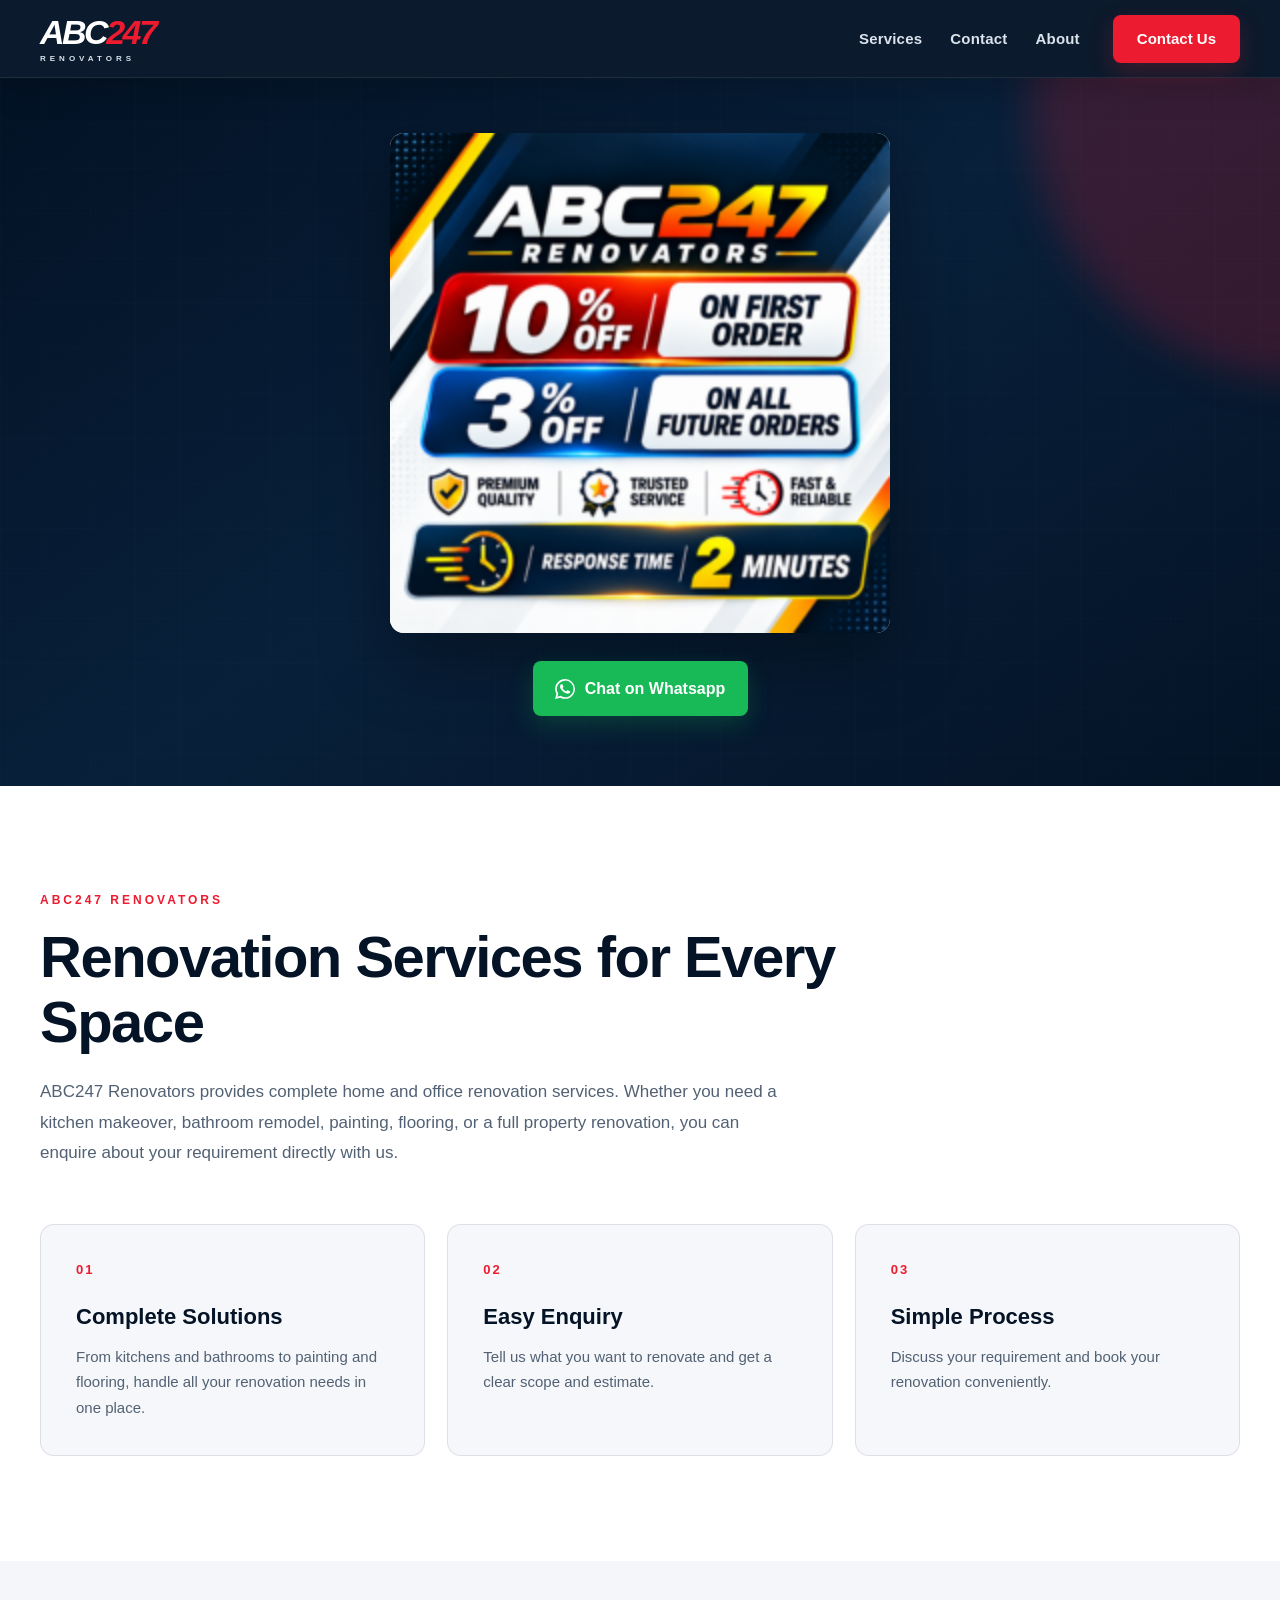
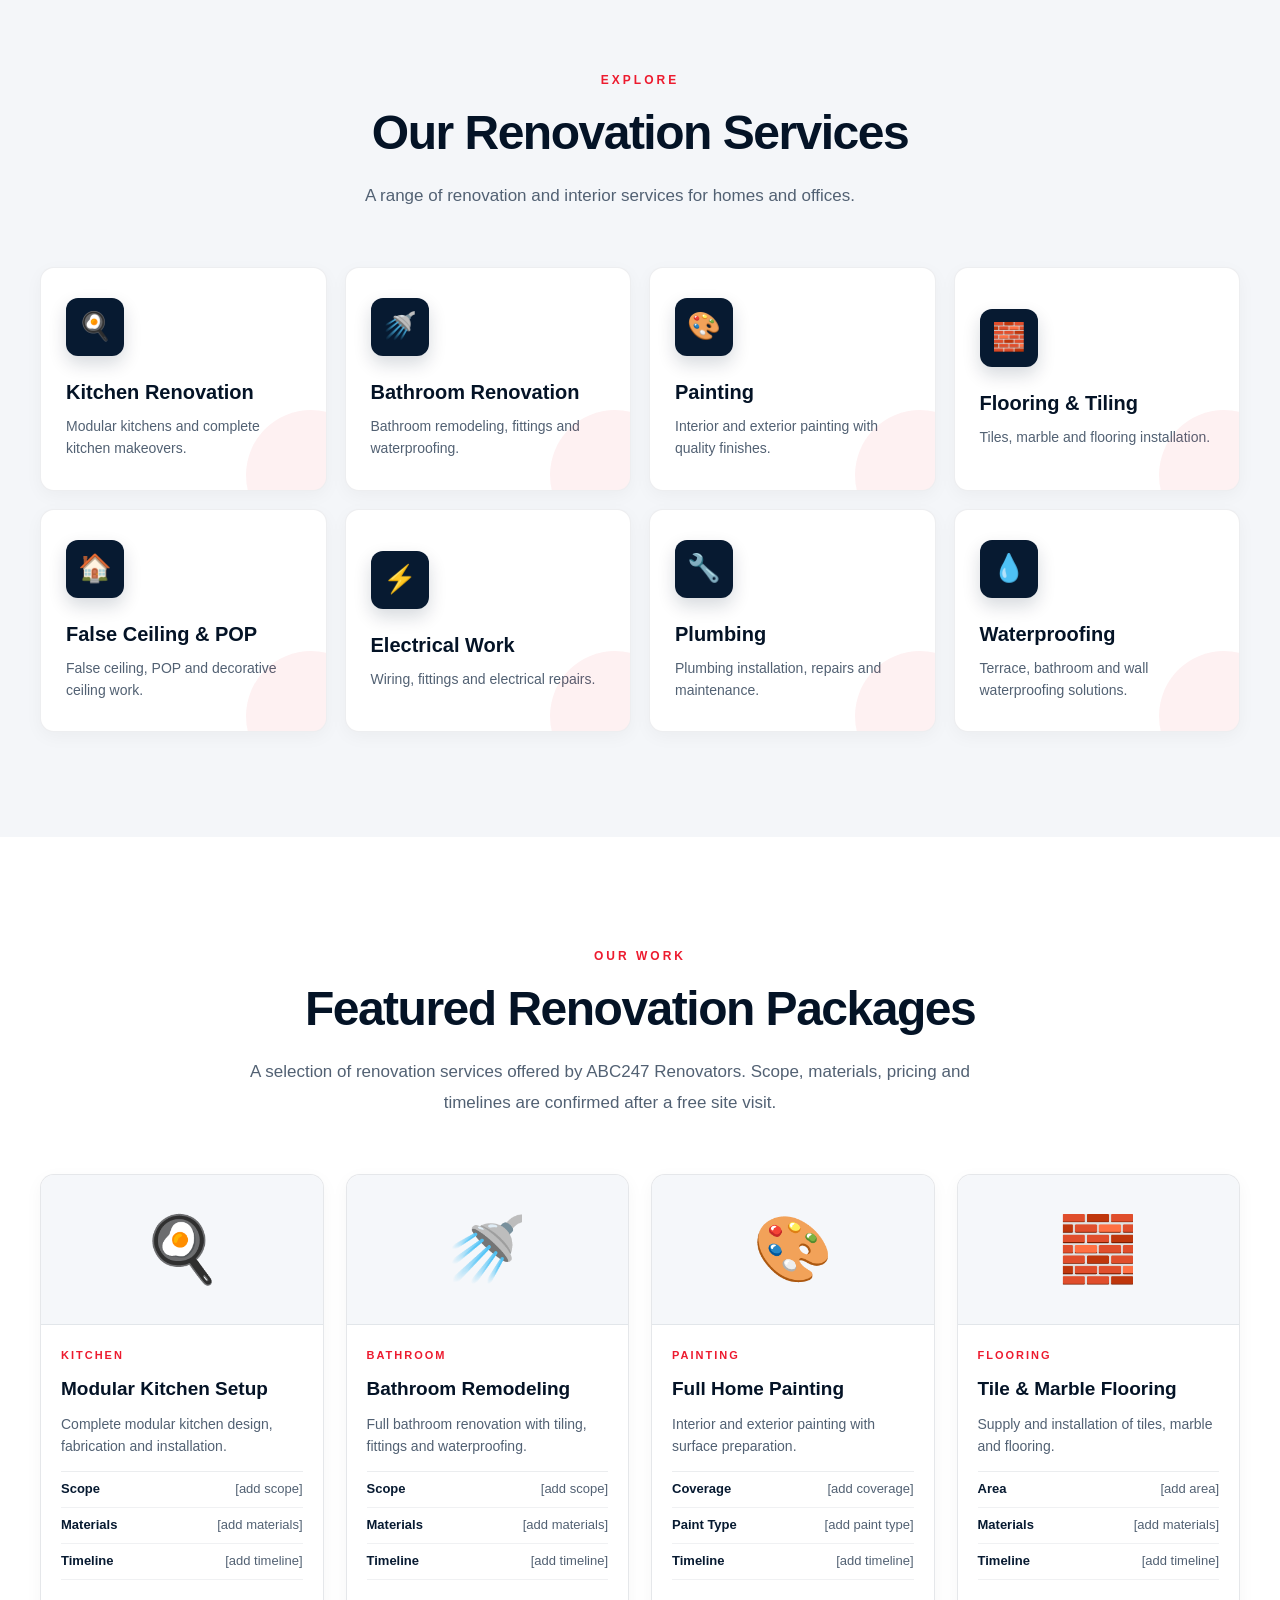
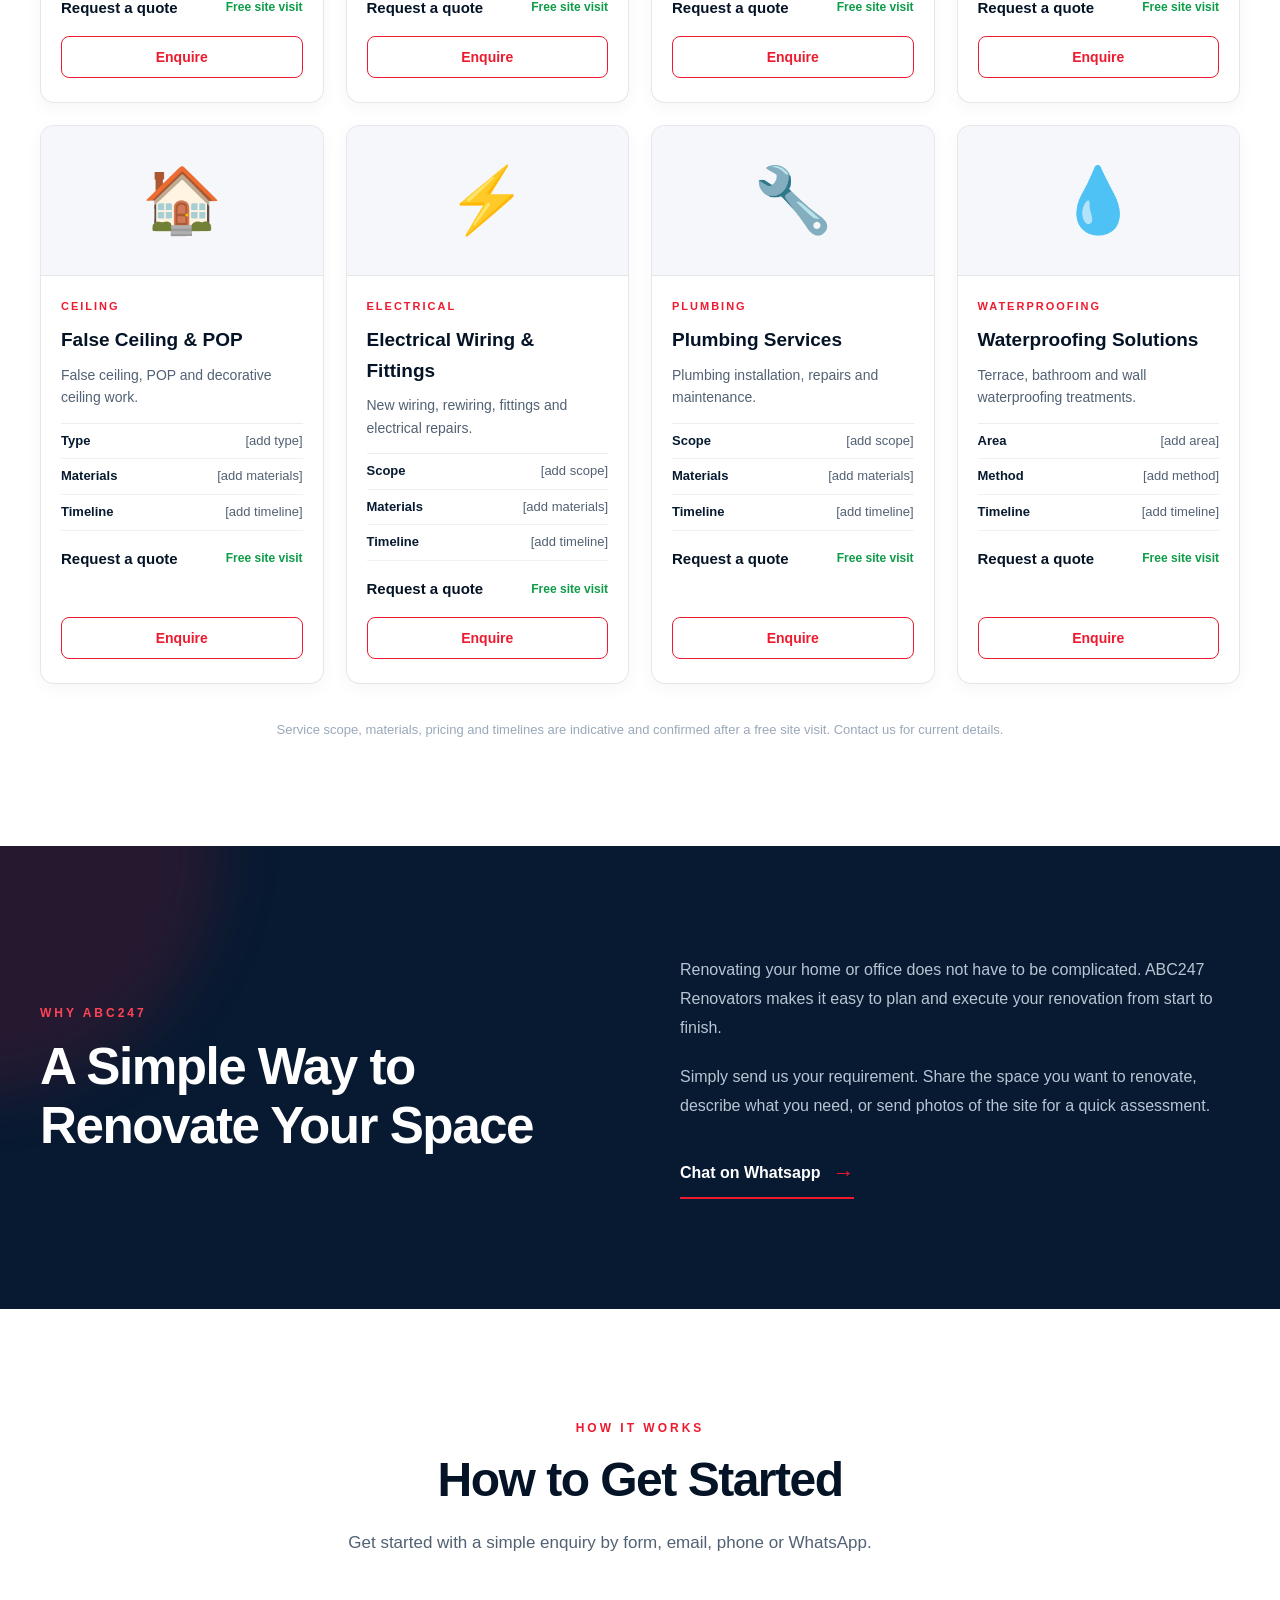
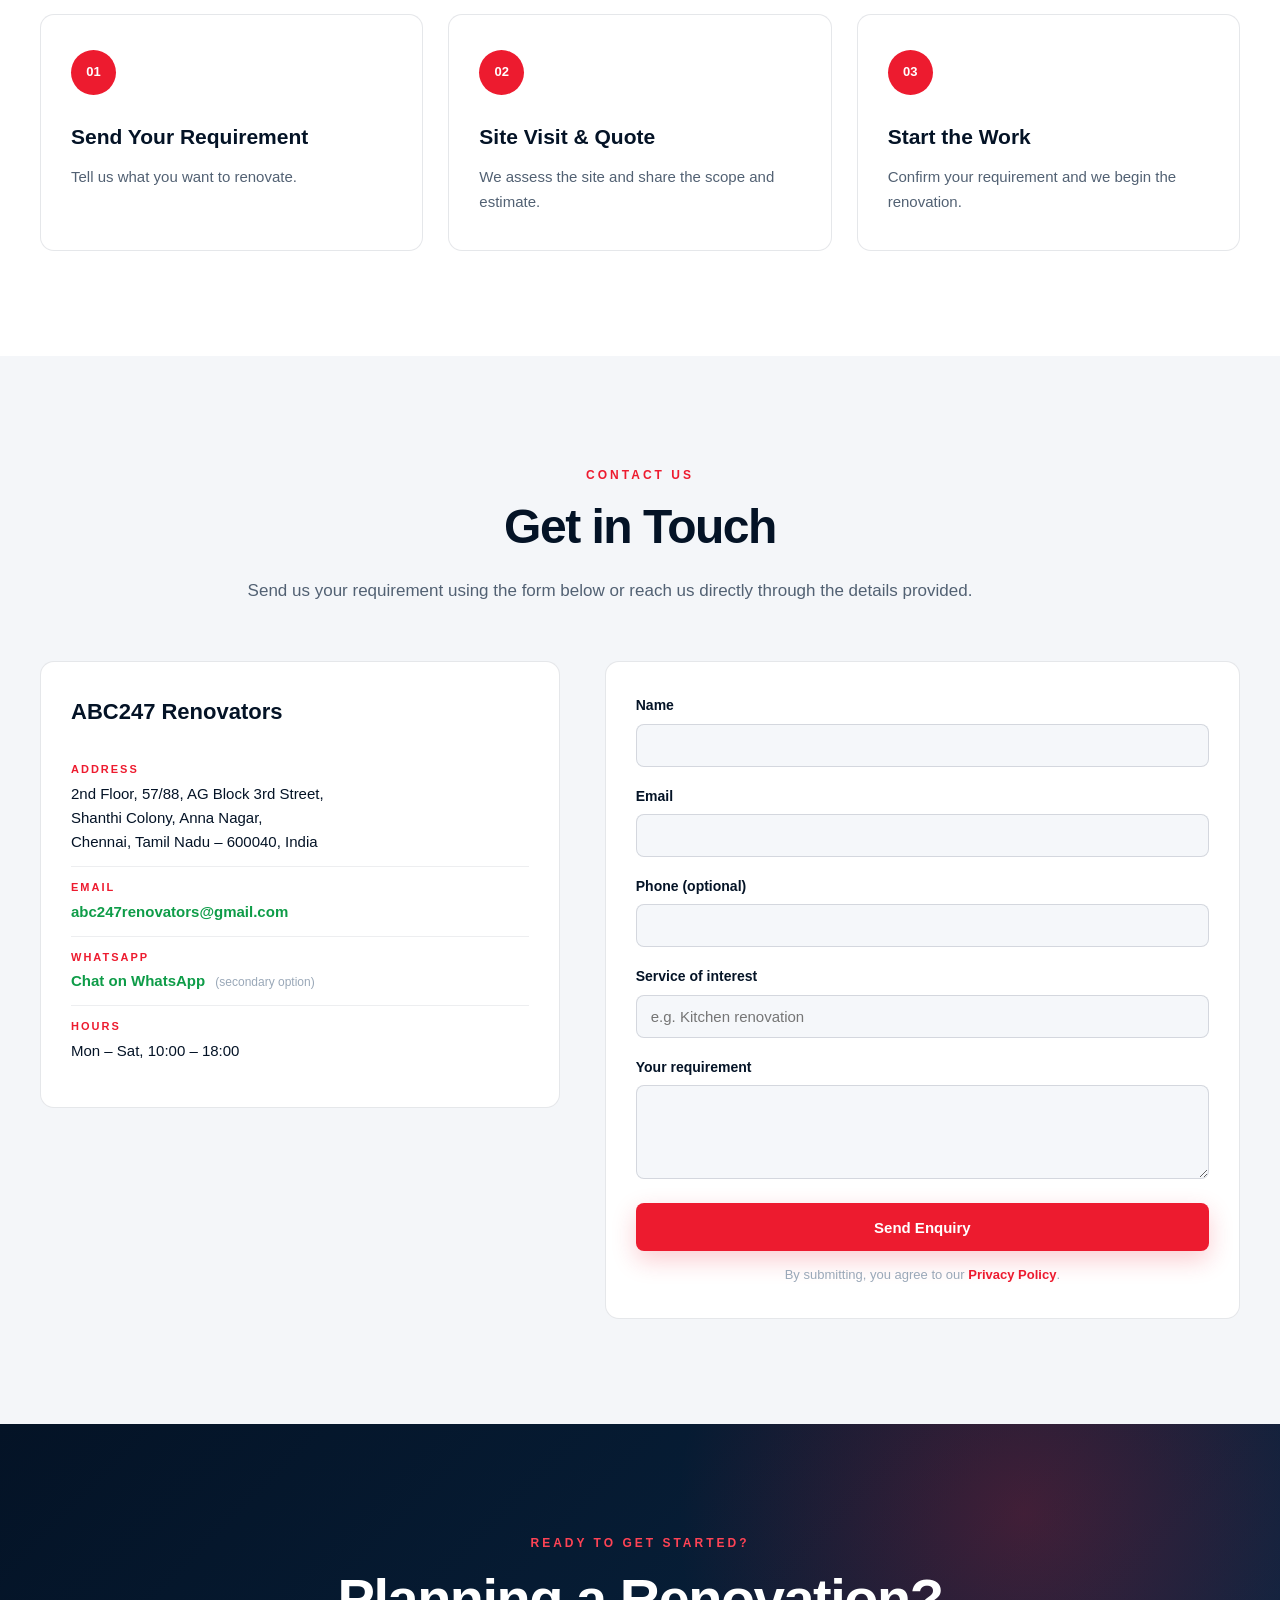
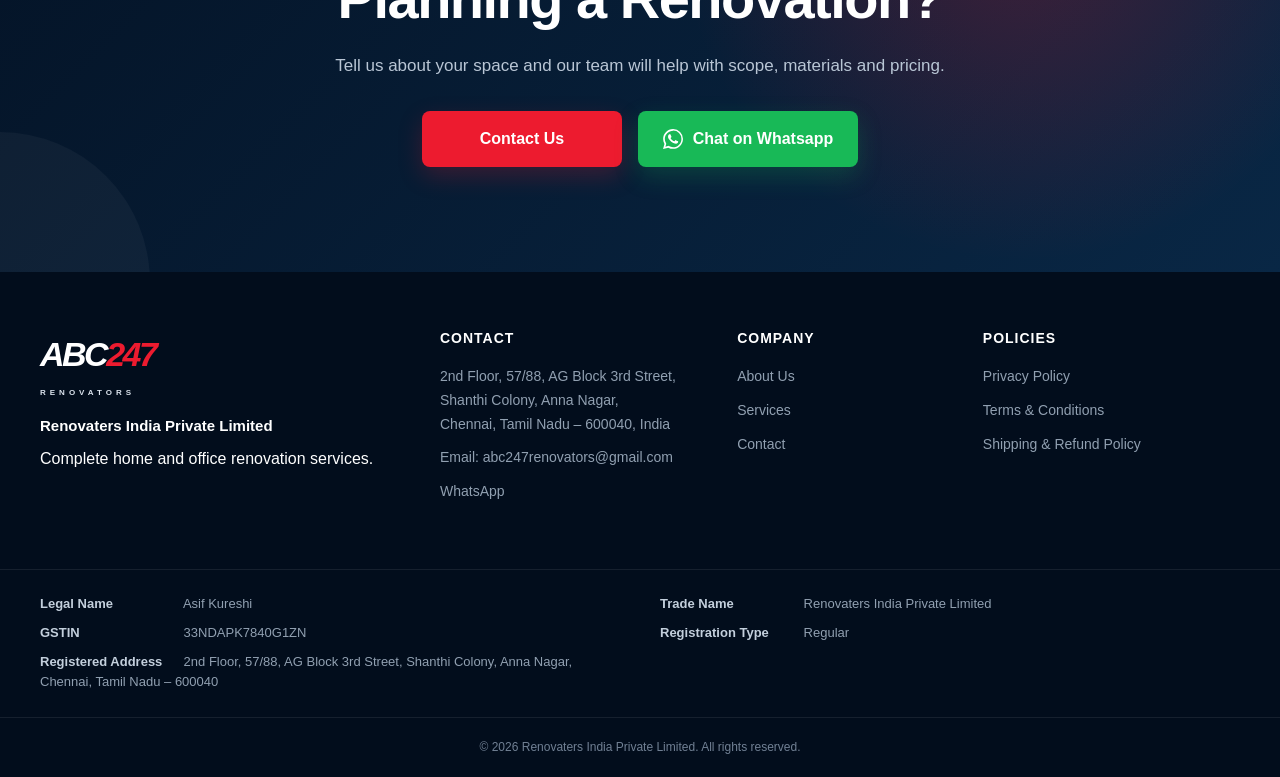
<file: index.html>
<!DOCTYPE html>
<html lang="en">
<head>

    <meta charset="UTF-8">
    <meta name="viewport" content="width=device-width, initial-scale=1.0">
    <meta name="description" content="ABC247 Renovators provides complete home and office renovation services — kitchen, bathroom, painting, flooring, false ceiling, electrical, plumbing and waterproofing. Enquire for a free site visit and quote.">
    <meta name="robots" content="index, follow">
    <meta name="theme-color" content="#07182D">
    <title>ABC247 Renovators | Home &amp; Office Renovation Services</title>
    <link rel="stylesheet" href="style.css">
</head>

<body class="page-loaded">

    <!-- =====================================================
         HEADER
    ====================================================== -->
    <header class="site-header">
        <div class="header-container">

            <!-- LOGO / BRAND -->
            <a href="#home" class="brand">
                <div class="brand-name">ABC<span>247</span></div>
                <div class="brand-tag">RENOVATORS</div>
            </a>

            <!-- PRIMARY NAVIGATION -->
            <nav class="site-nav" id="siteNav" aria-label="Primary">
                <a href="#services">Services</a>
                <a href="#contact">Contact</a>
                <a href="about.html">About</a>
            </nav>

            <!-- HEADER ACTIONS -->
            <div class="header-actions">
                <a href="#contact" class="btn-primary header-btn">Contact Us</a>
                <button type="button" class="nav-toggle" id="navToggle" aria-label="Toggle menu" aria-controls="siteNav" aria-expanded="false">
                    <span></span><span></span><span></span>
                </button>
            </div>

        </div>
    </header>

    <!-- =====================================================
         MAIN
    ====================================================== -->
    <main id="home">

        <!-- HERO -->
        <section class="hero-section">

            <div class="hero-background"></div>

            <div class="hero-container">

                <div class="hero-banner">
                    <a href="https://wa.link/abc247" target="_blank" rel="noopener noreferrer" class="hero-banner-link" aria-label="Chat on WhatsApp">
                        <picture>
                            <source media="(min-width: 769px)" srcset="abc reno.png">
                            <img src="abc reno.png" alt="ABC247 Renovators" loading="eager">
                        </picture>
                    </a>
                </div>

                <a href="https://wa.link/abc247" target="_blank" rel="noopener noreferrer" class="whatsapp-btn hero-btn">
                    <span class="whatsapp-icon">
                        <svg viewBox="0 0 24 24" xmlns="http://www.w3.org/2000/svg">
                            <path d="M20.52 3.48A11.86 11.86 0 0 0 12.06 0C5.5 0 .16 5.34.16 11.91c0 2.1.55 4.15 1.6 5.96L.06 24l6.27-1.64a11.9 11.9 0 0 0 5.72 1.46h.01c6.56 0 11.9-5.34 11.9-11.91a11.86 11.86 0 0 0-3.44-8.43ZM12.06 21.8h-.01a9.88 9.88 0 0 1-5.04-1.38l-.36-.21-3.72.98.99-3.62-.23-.37a9.88 9.88 0 0 1-1.51-5.29c0-5.49 4.47-9.96 9.97-9.96a9.9 9.9 0 0 1 7.05 2.92 9.9 9.9 0 0 1 2.91 7.06c0 5.49-4.47 9.97-9.96 9.97Zm5.46-7.47c-.3-.15-1.77-.87-2.05-.97-.27-.1-.47-.15-.67.15-.2.3-.77.97-.94 1.17-.17.2-.35.22-.65.07-.3-.15-1.25-.46-2.38-1.47-.88-.78-1.47-1.75-1.64-2.05-.17-.3-.02-.46.13-.61.13-.13.3-.35.45-.52.15-.17.2-.3.3-.5.1-.2.05-.37-.02-.52-.07-.15-.67-1.62-.92-2.22-.24-.58-.49-.5-.67-.51h-.57c-.2 0-.52.07-.79.37-.27.3-1.04 1.02-1.04 2.49s1.07 2.89 1.22 3.09c.15.2 2.1 3.2 5.09 4.49.71.31 1.27.5 1.7.64.71.23 1.35.2 1.86.12.57-.09 1.77-.72 2.02-1.42.25-.7.25-1.3.17-1.42-.07-.12-.27-.2-.57-.35Z"></path>
                        </svg>
                    </span>
                    <span>Chat on Whatsapp</span>
                </a>

            </div>
        </section>

        <!-- INTRODUCTION -->
        <section class="intro-section reveal visible">
            <div class="content-container">

                <div class="section-heading">
                    <span class="eyebrow">ABC247 RENOVATORS</span>
                    <h1>Renovation Services for Every Space</h1>
                    <p>
                        ABC247 Renovators provides complete home and office renovation
                        services. Whether you need a kitchen makeover, bathroom remodel,
                        painting, flooring, or a full property renovation, you can enquire
                        about your requirement directly with us.
                    </p>
                </div>

                <div class="intro-grid">

                    <div class="intro-card">
                        <div class="card-number">01</div>
                        <h3>Complete Solutions</h3>
                        <p>From kitchens and bathrooms to painting and flooring, handle all your renovation needs in one place.</p>
                    </div>

                    <div class="intro-card">
                        <div class="card-number">02</div>
                        <h3>Easy Enquiry</h3>
                        <p>Tell us what you want to renovate and get a clear scope and estimate.</p>
                    </div>

                    <div class="intro-card">
                        <div class="card-number">03</div>
                        <h3>Simple Process</h3>
                        <p>Discuss your requirement and book your renovation conveniently.</p>
                    </div>

                </div>

            </div>
        </section>

        <!-- SERVICES -->
        <section class="sports-section reveal visible" id="services">
            <div class="content-container">

                <div class="section-heading centered">
                    <span class="eyebrow">EXPLORE</span>
                    <h2>Our Renovation Services</h2>
                    <p>A range of renovation and interior services for homes and offices.</p>
                </div>

                <div class="sports-grid">

                    <div class="sport-card">
                        <div class="sport-icon">&#127859;</div>
                        <h3>Kitchen Renovation</h3>
                        <p>Modular kitchens and complete kitchen makeovers.</p>
                    </div>

                    <div class="sport-card">
                        <div class="sport-icon">&#128703;</div>
                        <h3>Bathroom Renovation</h3>
                        <p>Bathroom remodeling, fittings and waterproofing.</p>
                    </div>

                    <div class="sport-card">
                        <div class="sport-icon">&#127912;</div>
                        <h3>Painting</h3>
                        <p>Interior and exterior painting with quality finishes.</p>
                    </div>

                    <div class="sport-card">
                        <div class="sport-icon">&#129521;</div>
                        <h3>Flooring &amp; Tiling</h3>
                        <p>Tiles, marble and flooring installation.</p>
                    </div>

                    <div class="sport-card">
                        <div class="sport-icon">&#127968;</div>
                        <h3>False Ceiling &amp; POP</h3>
                        <p>False ceiling, POP and decorative ceiling work.</p>
                    </div>

                    <div class="sport-card">
                        <div class="sport-icon">&#9889;</div>
                        <h3>Electrical Work</h3>
                        <p>Wiring, fittings and electrical repairs.</p>
                    </div>

                    <div class="sport-card">
                        <div class="sport-icon">&#128295;</div>
                        <h3>Plumbing</h3>
                        <p>Plumbing installation, repairs and maintenance.</p>
                    </div>

                    <div class="sport-card">
                        <div class="sport-icon">&#128167;</div>
                        <h3>Waterproofing</h3>
                        <p>Terrace, bathroom and wall waterproofing solutions.</p>
                    </div>

                </div>

            </div>
        </section>

        <!-- FEATURED SERVICE PACKAGES -->
        <section class="products-section reveal visible" id="products">
            <div class="content-container">

                <div class="section-heading centered">
                    <span class="eyebrow">OUR WORK</span>
                    <h2>Featured Renovation Packages</h2>
                    <p>
                        A selection of renovation services offered by ABC247 Renovators.
                        Scope, materials, pricing and timelines are confirmed after a free
                        site visit.
                    </p>
                </div>

                <div class="products-grid">

                    <!-- PACKAGE 1 -->
                    <article class="product-card">
                        <!-- Replace with: <img src="work-kitchen.jpg" alt="Kitchen renovation"> -->
                        <div class="product-media" aria-hidden="true">&#127859;</div>
                        <div class="product-body">
                            <span class="product-tag">Kitchen</span>
                            <h3>Modular Kitchen Setup</h3>
                            <p>Complete modular kitchen design, fabrication and installation.</p>
                            <ul class="product-specs">
                                <li><span>Scope</span> [add scope]</li>
                                <li><span>Materials</span> [add materials]</li>
                                <li><span>Timeline</span> [add timeline]</li>
                            </ul>
                            <div class="product-footer">
                                <span class="product-price">Request a quote</span>
                                <span class="product-stock">Free site visit</span>
                            </div>
                            <a href="#contact" class="btn-outline product-btn">Enquire</a>
                        </div>
                    </article>

                    <!-- PACKAGE 2 -->
                    <article class="product-card">
                        <!-- Replace with: <img src="work-bathroom.jpg" alt="Bathroom remodeling"> -->
                        <div class="product-media" aria-hidden="true">&#128703;</div>
                        <div class="product-body">
                            <span class="product-tag">Bathroom</span>
                            <h3>Bathroom Remodeling</h3>
                            <p>Full bathroom renovation with tiling, fittings and waterproofing.</p>
                            <ul class="product-specs">
                                <li><span>Scope</span> [add scope]</li>
                                <li><span>Materials</span> [add materials]</li>
                                <li><span>Timeline</span> [add timeline]</li>
                            </ul>
                            <div class="product-footer">
                                <span class="product-price">Request a quote</span>
                                <span class="product-stock">Free site visit</span>
                            </div>
                            <a href="#contact" class="btn-outline product-btn">Enquire</a>
                        </div>
                    </article>

                    <!-- PACKAGE 3 -->
                    <article class="product-card">
                        <!-- Replace with: <img src="work-painting.jpg" alt="Home painting"> -->
                        <div class="product-media" aria-hidden="true">&#127912;</div>
                        <div class="product-body">
                            <span class="product-tag">Painting</span>
                            <h3>Full Home Painting</h3>
                            <p>Interior and exterior painting with surface preparation.</p>
                            <ul class="product-specs">
                                <li><span>Coverage</span> [add coverage]</li>
                                <li><span>Paint Type</span> [add paint type]</li>
                                <li><span>Timeline</span> [add timeline]</li>
                            </ul>
                            <div class="product-footer">
                                <span class="product-price">Request a quote</span>
                                <span class="product-stock">Free site visit</span>
                            </div>
                            <a href="#contact" class="btn-outline product-btn">Enquire</a>
                        </div>
                    </article>

                    <!-- PACKAGE 4 -->
                    <article class="product-card">
                        <!-- Replace with: <img src="work-flooring.jpg" alt="Tile and flooring"> -->
                        <div class="product-media" aria-hidden="true">&#129521;</div>
                        <div class="product-body">
                            <span class="product-tag">Flooring</span>
                            <h3>Tile &amp; Marble Flooring</h3>
                            <p>Supply and installation of tiles, marble and flooring.</p>
                            <ul class="product-specs">
                                <li><span>Area</span> [add area]</li>
                                <li><span>Materials</span> [add materials]</li>
                                <li><span>Timeline</span> [add timeline]</li>
                            </ul>
                            <div class="product-footer">
                                <span class="product-price">Request a quote</span>
                                <span class="product-stock">Free site visit</span>
                            </div>
                            <a href="#contact" class="btn-outline product-btn">Enquire</a>
                        </div>
                    </article>

                    <!-- PACKAGE 5 -->
                    <article class="product-card">
                        <!-- Replace with: <img src="work-ceiling.jpg" alt="False ceiling and POP"> -->
                        <div class="product-media" aria-hidden="true">&#127968;</div>
                        <div class="product-body">
                            <span class="product-tag">Ceiling</span>
                            <h3>False Ceiling &amp; POP</h3>
                            <p>False ceiling, POP and decorative ceiling work.</p>
                            <ul class="product-specs">
                                <li><span>Type</span> [add type]</li>
                                <li><span>Materials</span> [add materials]</li>
                                <li><span>Timeline</span> [add timeline]</li>
                            </ul>
                            <div class="product-footer">
                                <span class="product-price">Request a quote</span>
                                <span class="product-stock">Free site visit</span>
                            </div>
                            <a href="#contact" class="btn-outline product-btn">Enquire</a>
                        </div>
                    </article>

                    <!-- PACKAGE 6 -->
                    <article class="product-card">
                        <!-- Replace with: <img src="work-electrical.jpg" alt="Electrical work"> -->
                        <div class="product-media" aria-hidden="true">&#9889;</div>
                        <div class="product-body">
                            <span class="product-tag">Electrical</span>
                            <h3>Electrical Wiring &amp; Fittings</h3>
                            <p>New wiring, rewiring, fittings and electrical repairs.</p>
                            <ul class="product-specs">
                                <li><span>Scope</span> [add scope]</li>
                                <li><span>Materials</span> [add materials]</li>
                                <li><span>Timeline</span> [add timeline]</li>
                            </ul>
                            <div class="product-footer">
                                <span class="product-price">Request a quote</span>
                                <span class="product-stock">Free site visit</span>
                            </div>
                            <a href="#contact" class="btn-outline product-btn">Enquire</a>
                        </div>
                    </article>

                    <!-- PACKAGE 7 -->
                    <article class="product-card">
                        <!-- Replace with: <img src="work-plumbing.jpg" alt="Plumbing services"> -->
                        <div class="product-media" aria-hidden="true">&#128295;</div>
                        <div class="product-body">
                            <span class="product-tag">Plumbing</span>
                            <h3>Plumbing Services</h3>
                            <p>Plumbing installation, repairs and maintenance.</p>
                            <ul class="product-specs">
                                <li><span>Scope</span> [add scope]</li>
                                <li><span>Materials</span> [add materials]</li>
                                <li><span>Timeline</span> [add timeline]</li>
                            </ul>
                            <div class="product-footer">
                                <span class="product-price">Request a quote</span>
                                <span class="product-stock">Free site visit</span>
                            </div>
                            <a href="#contact" class="btn-outline product-btn">Enquire</a>
                        </div>
                    </article>

                    <!-- PACKAGE 8 -->
                    <article class="product-card">
                        <!-- Replace with: <img src="work-waterproofing.jpg" alt="Waterproofing"> -->
                        <div class="product-media" aria-hidden="true">&#128167;</div>
                        <div class="product-body">
                            <span class="product-tag">Waterproofing</span>
                            <h3>Waterproofing Solutions</h3>
                            <p>Terrace, bathroom and wall waterproofing treatments.</p>
                            <ul class="product-specs">
                                <li><span>Area</span> [add area]</li>
                                <li><span>Method</span> [add method]</li>
                                <li><span>Timeline</span> [add timeline]</li>
                            </ul>
                            <div class="product-footer">
                                <span class="product-price">Request a quote</span>
                                <span class="product-stock">Free site visit</span>
                            </div>
                            <a href="#contact" class="btn-outline product-btn">Enquire</a>
                        </div>
                    </article>

                </div>

                <p class="products-note">
                    Service scope, materials, pricing and timelines are indicative and
                    confirmed after a free site visit. Contact us for current details.
                </p>

            </div>
        </section>

        <!-- WHY -->
        <section class="why-section reveal visible">
            <div class="content-container">
                <div class="why-layout">

                    <div class="why-heading">
                        <span class="eyebrow">WHY ABC247</span>
                        <h2>A Simple Way to Renovate Your Space</h2>
                    </div>

                    <div class="why-content">
                        <p>
                            Renovating your home or office does not have to be complicated.
                            ABC247 Renovators makes it easy to plan and execute your
                            renovation from start to finish.
                        </p>
                        <p>
                            Simply send us your requirement. Share the space you want to
                            renovate, describe what you need, or send photos of the site
                            for a quick assessment.
                        </p>
                        <a href="https://wa.link/abc247" target="_blank" rel="noopener noreferrer" class="text-cta">
                            Chat on Whatsapp
                            <span>&rarr;</span>
                        </a>
                    </div>

                </div>
            </div>
        </section>

        <!-- HOW IT WORKS -->
        <section class="process-section reveal visible">
            <div class="content-container">

                <div class="section-heading centered">
                    <span class="eyebrow">HOW IT WORKS</span>
                    <h2>How to Get Started</h2>
                    <p>Get started with a simple enquiry by form, email, phone or WhatsApp.</p>
                </div>

                <div class="process-grid">

                    <div class="process-card">
                        <span class="process-number">01</span>
                        <h3>Send Your Requirement</h3>
                        <p>Tell us what you want to renovate.</p>
                    </div>

                    <div class="process-card">
                        <span class="process-number">02</span>
                        <h3>Site Visit &amp; Quote</h3>
                        <p>We assess the site and share the scope and estimate.</p>
                    </div>

                    <div class="process-card">
                        <span class="process-number">03</span>
                        <h3>Start the Work</h3>
                        <p>Confirm your requirement and we begin the renovation.</p>
                    </div>

                </div>

            </div>
        </section>

        <!-- CONTACT -->
        <section class="contact-section reveal visible" id="contact">
            <div class="content-container">

                <div class="section-heading centered">
                    <span class="eyebrow">CONTACT US</span>
                    <h2>Get in Touch</h2>
                    <p>Send us your requirement using the form below or reach us directly through the details provided.</p>
                </div>

                <div class="contact-layout">

                    <!-- CONTACT DETAILS -->
                    <div class="contact-info">
                        <h3>ABC247 Renovators</h3>
                        <ul class="contact-list">

                            <li>
                                <span class="contact-label">Address</span>
                                <span class="contact-value">
                                    2nd Floor, 57/88, AG Block 3rd Street,<br>
                                    Shanthi Colony, Anna Nagar,<br>
                                    Chennai, Tamil Nadu &ndash; 600040, India
                                </span>
                            </li>

                            <li>
                                <span class="contact-label">Email</span>
                                <span class="contact-value">
                                    <a href="mailto:abc247renovators@gmail.com">abc247renovators@gmail.com</a>
                                </span>
                            </li>

                            <li>
                                <span class="contact-label">WhatsApp</span>
                                <span class="contact-value">
                                    <a href="https://wa.link/abc247" target="_blank" rel="noopener noreferrer">Chat on WhatsApp</a>
                                    <em>(secondary option)</em>
                                </span>
                            </li>

                            <li>
                                <span class="contact-label">Hours</span>
                                <!-- TODO: Confirm business hours -->
                                <span class="contact-value">Mon &ndash; Sat, 10:00 &ndash; 18:00</span>
                            </li>

                        </ul>
                    </div>

                    <!-- ENQUIRY FORM (Netlify Forms) -->
                    <form name="enquiry" method="POST" data-netlify="true" netlify-honeypot="bot-field" class="enquiry-form" action="/thank-you.html">

                        <input type="hidden" name="form-name" value="enquiry">

                        <p class="hp-field">
                            <label>Leave this empty: <input name="bot-field"></label>
                        </p>

                        <div class="form-row">
                            <label for="name">Name</label>
                            <input type="text" id="name" name="name" required autocomplete="name">
                        </div>

                        <div class="form-row">
                            <label for="email">Email</label>
                            <input type="email" id="email" name="email" required autocomplete="email">
                        </div>

                        <div class="form-row">
                            <label for="phone">Phone (optional)</label>
                            <input type="tel" id="phone" name="phone" autocomplete="tel">
                        </div>

                        <div class="form-row">
                            <label for="service">Service of interest</label>
                            <input type="text" id="service" name="service" placeholder="e.g. Kitchen renovation">
                        </div>

                        <div class="form-row">
                            <label for="message">Your requirement</label>
                            <textarea id="message" name="message" rows="4" required></textarea>
                        </div>

                        <button type="submit" class="btn-primary form-submit">Send Enquiry</button>

                        <p class="form-note">
                            By submitting, you agree to our <a href="privacy.html">Privacy Policy</a>.
                        </p>

                    </form>

                </div>

            </div>
        </section>

        <!-- FINAL CTA -->
        <section class="final-cta reveal visible">
            <div class="cta-background"></div>
            <div class="content-container">
                <div class="final-cta-content">
                    <span class="eyebrow">READY TO GET STARTED?</span>
                    <h2>Planning a Renovation?</h2>
                    <p>Tell us about your space and our team will help with scope, materials and pricing.</p>

                    <div class="cta-actions">

                        <a href="#contact" class="btn-primary final-primary">Contact Us</a>

                        <a href="https://wa.link/abc247" target="_blank" rel="noopener noreferrer" class="whatsapp-btn final-whatsapp">
                            <span class="whatsapp-icon">
                                <svg viewBox="0 0 24 24" xmlns="http://www.w3.org/2000/svg">
                                    <path d="M20.52 3.48A11.86 11.86 0 0 0 12.06 0C5.5 0 .16 5.34.16 11.91c0 2.1.55 4.15 1.6 5.96L.06 24l6.27-1.64a11.9 11.9 0 0 0 5.72 1.46h.01c6.56 0 11.9-5.34 11.9-11.91a11.86 11.86 0 0 0-3.44-8.43ZM12.06 21.8h-.01a9.88 9.88 0 0 1-5.04-1.38l-.36-.21-3.72.98.99-3.62-.23-.37a9.88 9.88 0 0 1-1.51-5.29c0-5.49 4.47-9.96 9.97-9.96a9.9 9.9 0 0 1 7.05 2.92 9.9 9.9 0 0 1 2.91 7.06c0 5.49-4.47 9.97-9.96 9.97Zm5.46-7.47c-.3-.15-1.77-.87-2.05-.97-.27-.1-.47-.15-.67.15-.2.3-.77.97-.94 1.17-.17.2-.35.22-.65.07-.3-.15-1.25-.46-2.38-1.47-.88-.78-1.47-1.75-1.64-2.05-.17-.3-.02-.46.13-.61.13-.13.3-.35.45-.52.15-.17.2-.3.3-.5.1-.2.05-.37-.02-.52-.07-.15-.67-1.62-.92-2.22-.24-.58-.49-.5-.67-.51h-.57c-.2 0-.52.07-.79.37-.27.3-1.04 1.02-1.04 2.49s1.07 2.89 1.22 3.09c.15.2 2.1 3.2 5.09 4.49.71.31 1.27.5 1.7.64.71.23 1.35.2 1.86.12.57-.09 1.77-.72 2.02-1.42.25-.7.25-1.3.17-1.42-.07-.12-.27-.2-.57-.35Z"></path>
                                </svg>
                            </span>
                            <span>Chat on Whatsapp</span>
                        </a>

                    </div>

                </div>
            </div>
        </section>

    </main>

    <!-- =====================================================
         FOOTER
    ====================================================== -->
    <footer class="site-footer">

        <div class="footer-container footer-grid">

            <div class="footer-col footer-about">
                <div class="footer-brand">
                    <div class="brand-name">ABC<span>247</span></div>
                    <div class="brand-tag">RENOVATORS</div>
                </div>
                <p class="footer-legal-name">Renovaters India Private Limited</p>
                <p>Complete home and office renovation services.</p>
            </div>

            <div class="footer-col">
                <h4>Contact</h4>
                <ul class="footer-contact">
                    <li>2nd Floor, 57/88, AG Block 3rd Street,<br>Shanthi Colony, Anna Nagar,<br>Chennai, Tamil Nadu &ndash; 600040, India</li>
                    <li>Email: <a href="mailto:abc247renovators@gmail.com">abc247renovators@gmail.com</a></li>
                    <li><a href="https://wa.link/abc247" target="_blank" rel="noopener noreferrer">WhatsApp</a></li>
                </ul>
            </div>

            <div class="footer-col">
                <h4>Company</h4>
                <ul class="footer-links">
                    <li><a href="about.html">About Us</a></li>
                    <li><a href="#services">Services</a></li>
                    <li><a href="#contact">Contact</a></li>
                </ul>
            </div>

            <div class="footer-col">
                <h4>Policies</h4>
                <ul class="footer-links">
                    <li><a href="privacy.html">Privacy Policy</a></li>
                    <li><a href="terms.html">Terms &amp; Conditions</a></li>
                    <li><a href="shipping-refund.html">Shipping &amp; Refund Policy</a></li>
                </ul>
            </div>

        </div>

        <div class="footer-company">
            <ul class="company-details">
                <li><span>Legal Name</span> Asif Kureshi</li>
                <li><span>Trade Name</span> Renovaters India Private Limited</li>
                <li><span>GSTIN</span> 33NDAPK7840G1ZN</li>
                <li><span>Registration Type</span> Regular</li>
                <li><span>Registered Address</span> 2nd Floor, 57/88, AG Block 3rd Street, Shanthi Colony, Anna Nagar, Chennai, Tamil Nadu &ndash; 600040</li>
            </ul>
        </div>

        <div class="footer-bottom">
            <p>&copy; <span id="currentYear">2026</span> Renovaters India Private Limited. All rights reserved.</p>
        </div>

    </footer>

    <script src="script.js"></script>

</body>
</html>
</file>
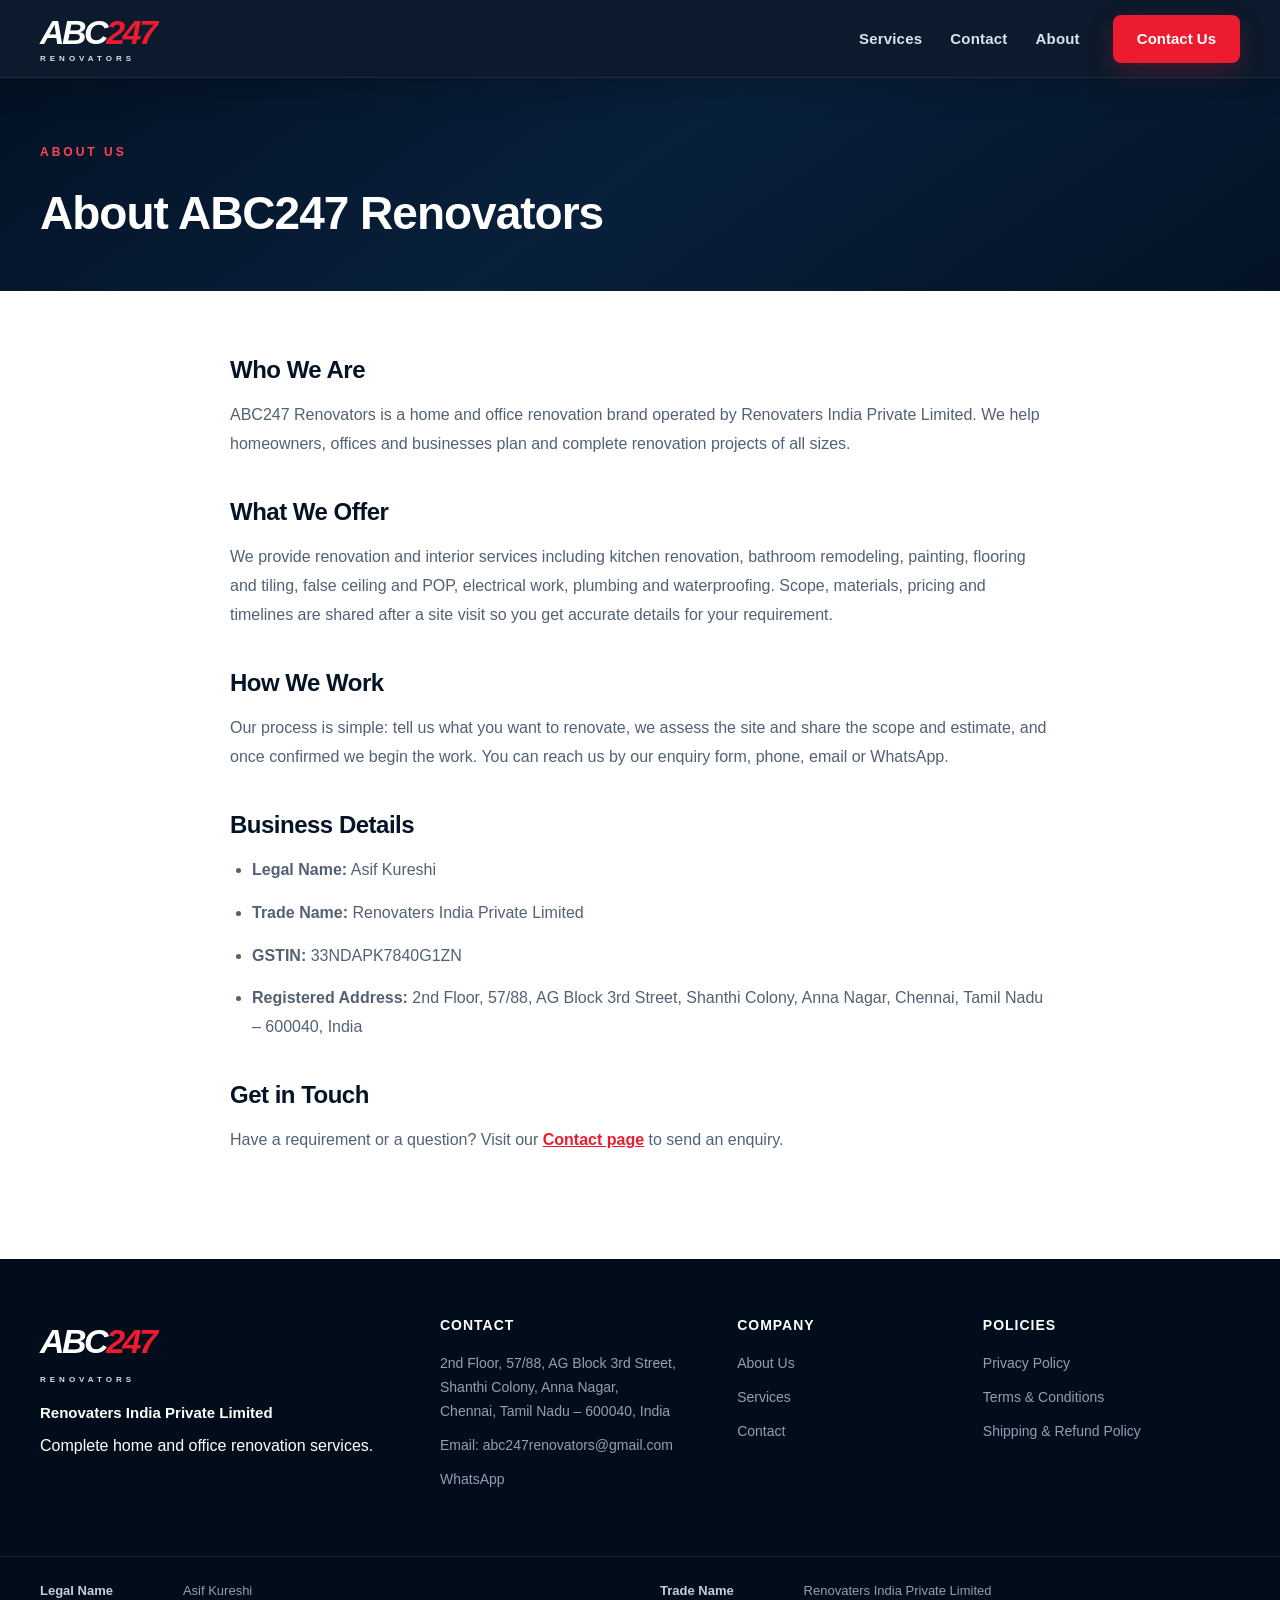
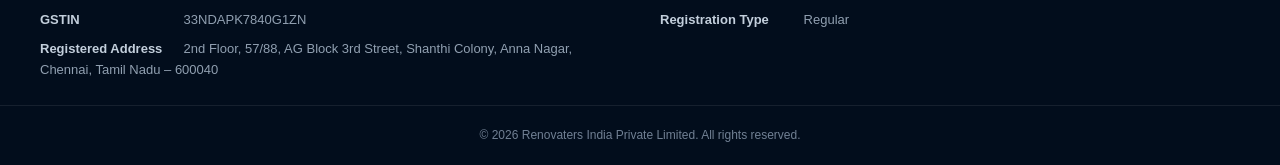
<file: about.html>
<!DOCTYPE html>
<html lang="en">
<head>

    <meta charset="UTF-8">
    <meta name="viewport" content="width=device-width, initial-scale=1.0">
    <meta name="description" content="About ABC247 Renovators — home and office renovation services by Renovaters India Private Limited. Learn about our services and how to enquire.">
    <meta name="robots" content="index, follow">
    <meta name="theme-color" content="#07182D">
    <title>About Us | ABC247 Renovators</title>
    <link rel="stylesheet" href="style.css">

</head>

<body class="page-loaded">

    <!-- HEADER -->
    <header class="site-header">
        <div class="header-container">

            <a href="index.html#home" class="brand">
                <div class="brand-name">ABC<span>247</span></div>
                <div class="brand-tag">RENOVATORS</div>
            </a>

            <nav class="site-nav" id="siteNav" aria-label="Primary">
                <a href="index.html#services">Services</a>
                <a href="index.html#contact">Contact</a>
                <a href="about.html">About</a>
            </nav>

            <div class="header-actions">
                <a href="index.html#contact" class="btn-primary header-btn">Contact Us</a>
                <button type="button" class="nav-toggle" id="navToggle" aria-label="Toggle menu" aria-controls="siteNav" aria-expanded="false">
                    <span></span><span></span><span></span>
                </button>
            </div>

        </div>
    </header>

    <!-- PAGE HERO -->
    <section class="page-hero">
        <div class="content-container">
            <span class="eyebrow">ABOUT US</span>
            <h1>About ABC247 Renovators</h1>
        </div>
    </section>

    <!-- PAGE CONTENT -->
    <main class="page-content">
        <div class="content-container">

            <h2>Who We Are</h2>
            <p>
                ABC247 Renovators is a home and office renovation brand operated
                by Renovaters India Private Limited. We help homeowners, offices
                and businesses plan and complete renovation projects of all sizes.
            </p>

            <h2>What We Offer</h2>
            <p>
                We provide renovation and interior services including kitchen
                renovation, bathroom remodeling, painting, flooring and tiling,
                false ceiling and POP, electrical work, plumbing and waterproofing.
                Scope, materials, pricing and timelines are shared after a site
                visit so you get accurate details for your requirement.
            </p>

            <h2>How We Work</h2>
            <p>
                Our process is simple: tell us what you want to renovate, we assess
                the site and share the scope and estimate, and once confirmed we
                begin the work. You can reach us by our enquiry form, phone, email
                or WhatsApp.
            </p>

            <h2>Business Details</h2>
            <ul>
                <li><strong>Legal Name:</strong> Asif Kureshi</li>
                <li><strong>Trade Name:</strong> Renovaters India Private Limited</li>
                <li><strong>GSTIN:</strong> 33NDAPK7840G1ZN</li>
                <li><strong>Registered Address:</strong> 2nd Floor, 57/88, AG Block 3rd Street, Shanthi Colony, Anna Nagar, Chennai, Tamil Nadu &ndash; 600040, India</li>
            </ul>

            <h2>Get in Touch</h2>
            <p>
                Have a requirement or a question? Visit our
                <a href="index.html#contact">Contact page</a> to send an enquiry.
            </p>

        </div>
    </main>

    <!-- FOOTER -->
    <footer class="site-footer">

        <div class="footer-container footer-grid">

            <div class="footer-col footer-about">
                <div class="footer-brand">
                    <div class="brand-name">ABC<span>247</span></div>
                    <div class="brand-tag">RENOVATORS</div>
                </div>
                <p class="footer-legal-name">Renovaters India Private Limited</p>
                <p>Complete home and office renovation services.</p>
            </div>

            <div class="footer-col">
                <h4>Contact</h4>
                <ul class="footer-contact">
                    <li>2nd Floor, 57/88, AG Block 3rd Street,<br>Shanthi Colony, Anna Nagar,<br>Chennai, Tamil Nadu &ndash; 600040, India</li>
                    <li>Email: <a href="mailto:abc247renovators@gmail.com">abc247renovators@gmail.com</a></li>
                    <li><a href="https://tinyurl.com/mwanxs2y" target="_blank" rel="noopener noreferrer">WhatsApp</a></li>
                </ul>
            </div>

            <div class="footer-col">
                <h4>Company</h4>
                <ul class="footer-links">
                    <li><a href="about.html">About Us</a></li>
                    <li><a href="index.html#services">Services</a></li>
                    <li><a href="index.html#contact">Contact</a></li>
                </ul>
            </div>

            <div class="footer-col">
                <h4>Policies</h4>
                <ul class="footer-links">
                    <li><a href="privacy.html">Privacy Policy</a></li>
                    <li><a href="terms.html">Terms &amp; Conditions</a></li>
                    <li><a href="shipping-refund.html">Shipping &amp; Refund Policy</a></li>
                </ul>
            </div>

        </div>

        <div class="footer-company">
            <ul class="company-details">
                <li><span>Legal Name</span> Asif Kureshi</li>
                <li><span>Trade Name</span> Renovaters India Private Limited</li>
                <li><span>GSTIN</span> 33NDAPK7840G1ZN</li>
                <li><span>Registration Type</span> Regular</li>
                <li><span>Registered Address</span> 2nd Floor, 57/88, AG Block 3rd Street, Shanthi Colony, Anna Nagar, Chennai, Tamil Nadu &ndash; 600040</li>
            </ul>
        </div>

        <div class="footer-bottom">
            <p>&copy; <span id="currentYear">2026</span> Renovaters India Private Limited. All rights reserved.</p>
        </div>

    </footer>

    <script src="script.js"></script>

</body>
</html>
</file>
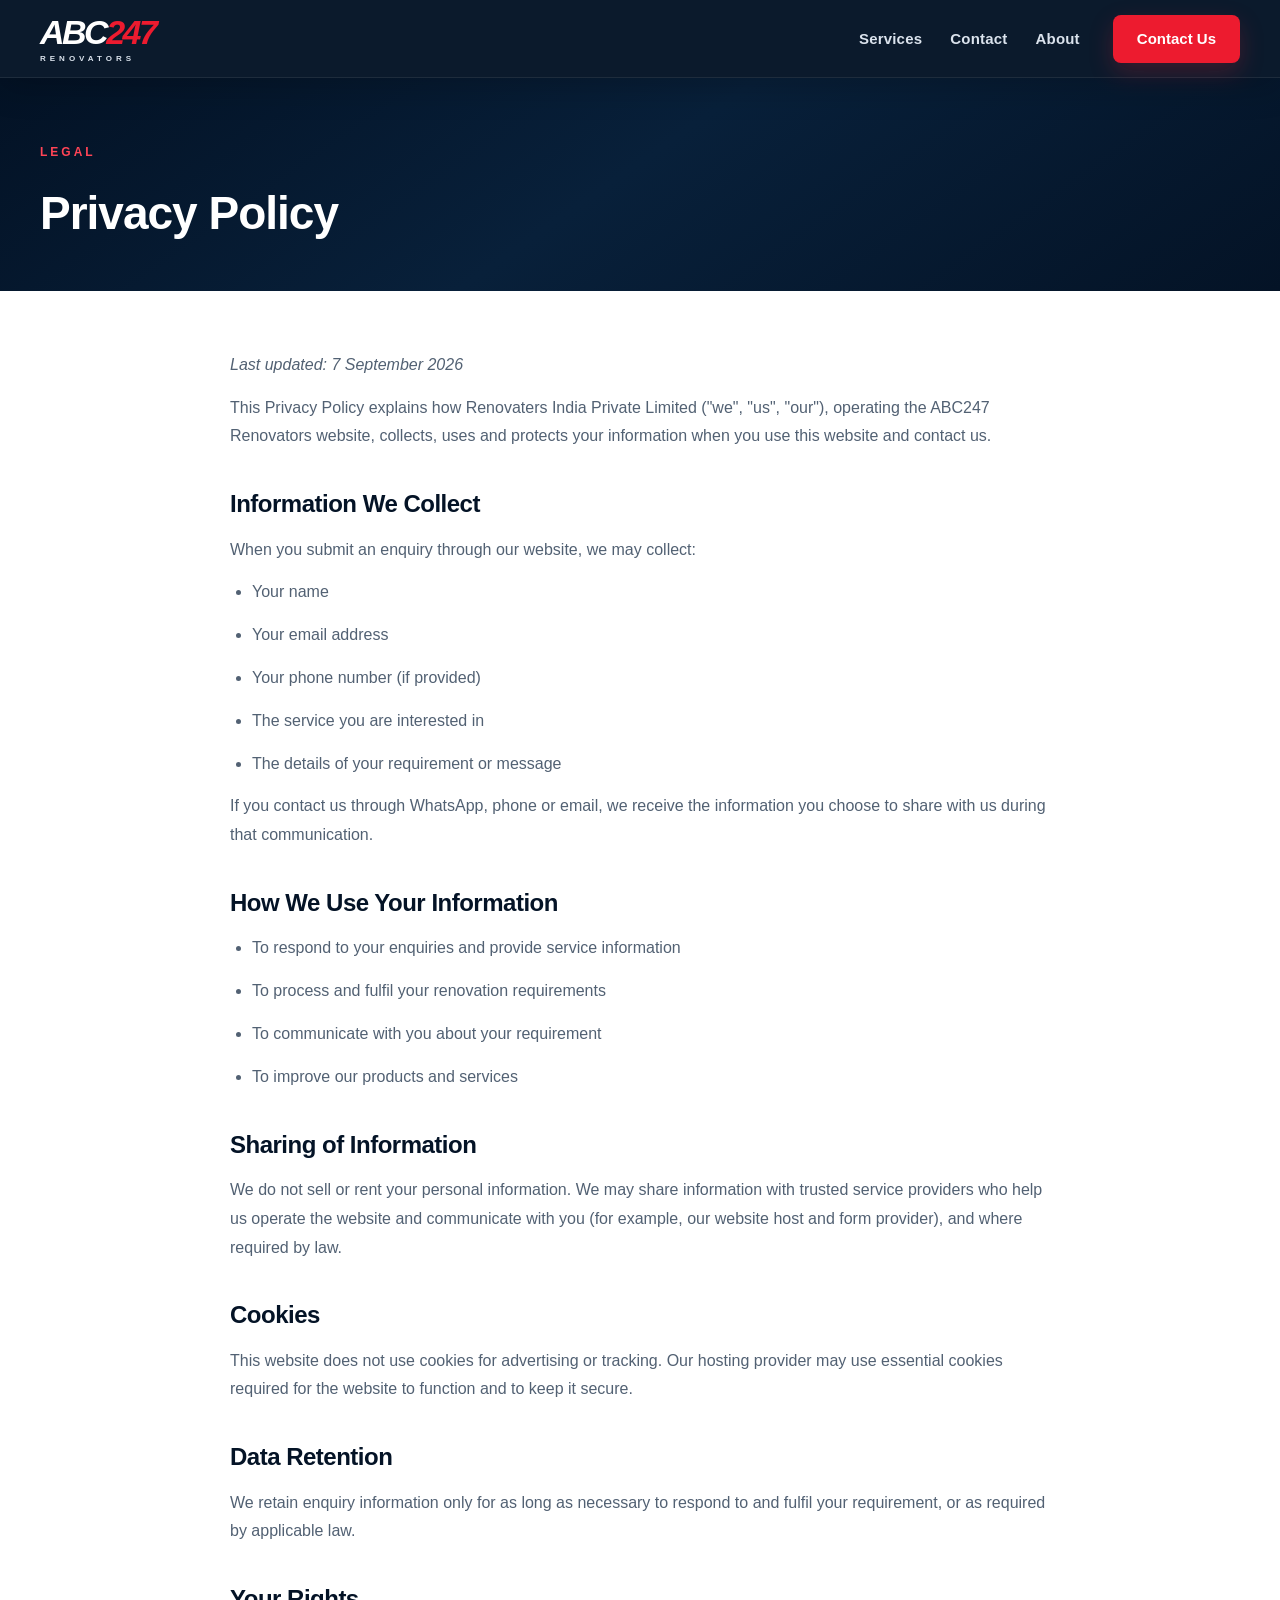
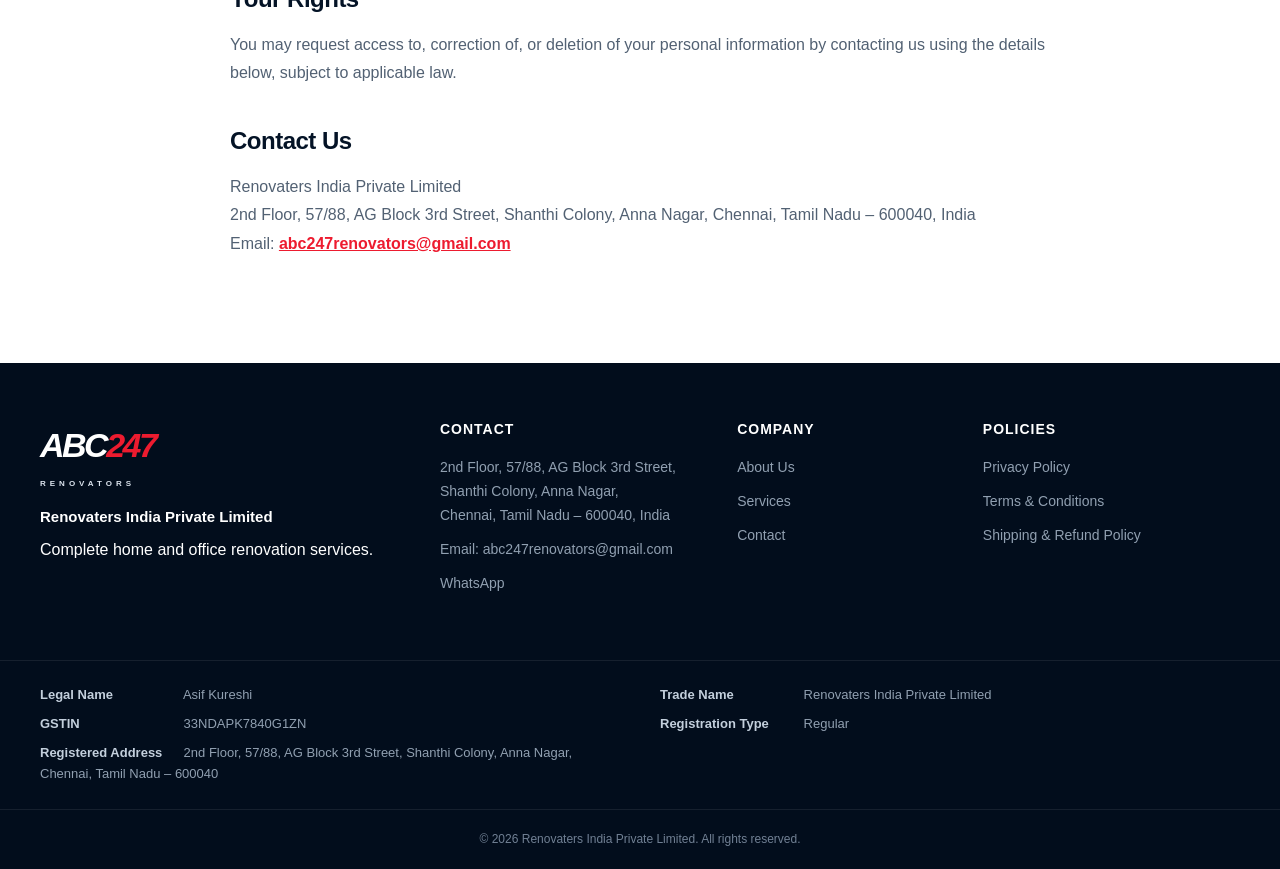
<file: privacy.html>
<!DOCTYPE html>
<html lang="en">
<head>

    <meta charset="UTF-8">
    <meta name="viewport" content="width=device-width, initial-scale=1.0">
    <meta name="description" content="Privacy Policy for ABC247 Renovators, operated by Renovaters India Private Limited.">
    <meta name="robots" content="index, follow">
    <meta name="theme-color" content="#07182D">
    <title>Privacy Policy | ABC247 Renovators</title>
    <link rel="stylesheet" href="style.css">

</head>

<body class="page-loaded">

    <!-- HEADER -->
    <header class="site-header">
        <div class="header-container">

            <a href="index.html#home" class="brand">
                <div class="brand-name">ABC<span>247</span></div>
                <div class="brand-tag">RENOVATORS</div>
            </a>

            <nav class="site-nav" id="siteNav" aria-label="Primary">
                <a href="index.html#services">Services</a>
                <a href="index.html#contact">Contact</a>
                <a href="about.html">About</a>
            </nav>

            <div class="header-actions">
                <a href="index.html#contact" class="btn-primary header-btn">Contact Us</a>
                <button type="button" class="nav-toggle" id="navToggle" aria-label="Toggle menu" aria-controls="siteNav" aria-expanded="false">
                    <span></span><span></span><span></span>
                </button>
            </div>

        </div>
    </header>

    <!-- PAGE HERO -->
    <section class="page-hero">
        <div class="content-container">
            <span class="eyebrow">LEGAL</span>
            <h1>Privacy Policy</h1>
        </div>
    </section>

    <!-- PAGE CONTENT -->
    <main class="page-content">
        <div class="content-container">

            <p class="page-updated">Last updated: 7 September 2026</p>

            <p>
                This Privacy Policy explains how Renovaters India Private Limited
                ("we", "us", "our"), operating the ABC247 Renovators website,
                collects, uses and protects your information when you use this
                website and contact us.
            </p>

            <h2>Information We Collect</h2>
            <p>When you submit an enquiry through our website, we may collect:</p>
            <ul>
                <li>Your name</li>
                <li>Your email address</li>
                <li>Your phone number (if provided)</li>
                <li>The service you are interested in</li>
                <li>The details of your requirement or message</li>
            </ul>
            <p>
                If you contact us through WhatsApp, phone or email, we receive the
                information you choose to share with us during that communication.
            </p>

            <h2>How We Use Your Information</h2>
            <ul>
                <li>To respond to your enquiries and provide service information</li>
                <li>To process and fulfil your renovation requirements</li>
                <li>To communicate with you about your requirement</li>
                <li>To improve our products and services</li>
            </ul>

            <h2>Sharing of Information</h2>
            <p>
                We do not sell or rent your personal information. We may share
                information with trusted service providers who help us operate the
                website and communicate with you (for example, our website host and
                form provider), and where required by law.
            </p>

            <h2>Cookies</h2>
            <p>
                This website does not use cookies for advertising or tracking. Our
                hosting provider may use essential cookies required for the website
                to function and to keep it secure.
            </p>

            <h2>Data Retention</h2>
            <p>
                We retain enquiry information only for as long as necessary to
                respond to and fulfil your requirement, or as required by applicable
                law.
            </p>

            <h2>Your Rights</h2>
            <p>
                You may request access to, correction of, or deletion of your
                personal information by contacting us using the details below,
                subject to applicable law.
            </p>

            <h2>Contact Us</h2>
            <p>
                Renovaters India Private Limited<br>
                2nd Floor, 57/88, AG Block 3rd Street, Shanthi Colony, Anna Nagar,
                Chennai, Tamil Nadu &ndash; 600040, India<br>
                Email: <a href="mailto:abc247renovators@gmail.com">abc247renovators@gmail.com</a>
            </p>

        </div>
    </main>

    <!-- FOOTER -->
    <footer class="site-footer">

        <div class="footer-container footer-grid">

            <div class="footer-col footer-about">
                <div class="footer-brand">
                    <div class="brand-name">ABC<span>247</span></div>
                    <div class="brand-tag">RENOVATORS</div>
                </div>
                <p class="footer-legal-name">Renovaters India Private Limited</p>
                <p>Complete home and office renovation services.</p>
            </div>

            <div class="footer-col">
                <h4>Contact</h4>
                <ul class="footer-contact">
                    <li>2nd Floor, 57/88, AG Block 3rd Street,<br>Shanthi Colony, Anna Nagar,<br>Chennai, Tamil Nadu &ndash; 600040, India</li>
                    <li>Email: <a href="mailto:abc247renovators@gmail.com">abc247renovators@gmail.com</a></li>
                    <li><a href="https://tinyurl.com/mwanxs2y" target="_blank" rel="noopener noreferrer">WhatsApp</a></li>
                </ul>
            </div>

            <div class="footer-col">
                <h4>Company</h4>
                <ul class="footer-links">
                    <li><a href="about.html">About Us</a></li>
                    <li><a href="index.html#services">Services</a></li>
                    <li><a href="index.html#contact">Contact</a></li>
                </ul>
            </div>

            <div class="footer-col">
                <h4>Policies</h4>
                <ul class="footer-links">
                    <li><a href="privacy.html">Privacy Policy</a></li>
                    <li><a href="terms.html">Terms &amp; Conditions</a></li>
                    <li><a href="shipping-refund.html">Shipping &amp; Refund Policy</a></li>
                </ul>
            </div>

        </div>

        <div class="footer-company">
            <ul class="company-details">
                <li><span>Legal Name</span> Asif Kureshi</li>
                <li><span>Trade Name</span> Renovaters India Private Limited</li>
                <li><span>GSTIN</span> 33NDAPK7840G1ZN</li>
                <li><span>Registration Type</span> Regular</li>
                <li><span>Registered Address</span> 2nd Floor, 57/88, AG Block 3rd Street, Shanthi Colony, Anna Nagar, Chennai, Tamil Nadu &ndash; 600040</li>
            </ul>
        </div>

        <div class="footer-bottom">
            <p>&copy; <span id="currentYear">2026</span> Renovaters India Private Limited. All rights reserved.</p>
        </div>

    </footer>

    <script src="script.js"></script>

</body>
</html>
</file>
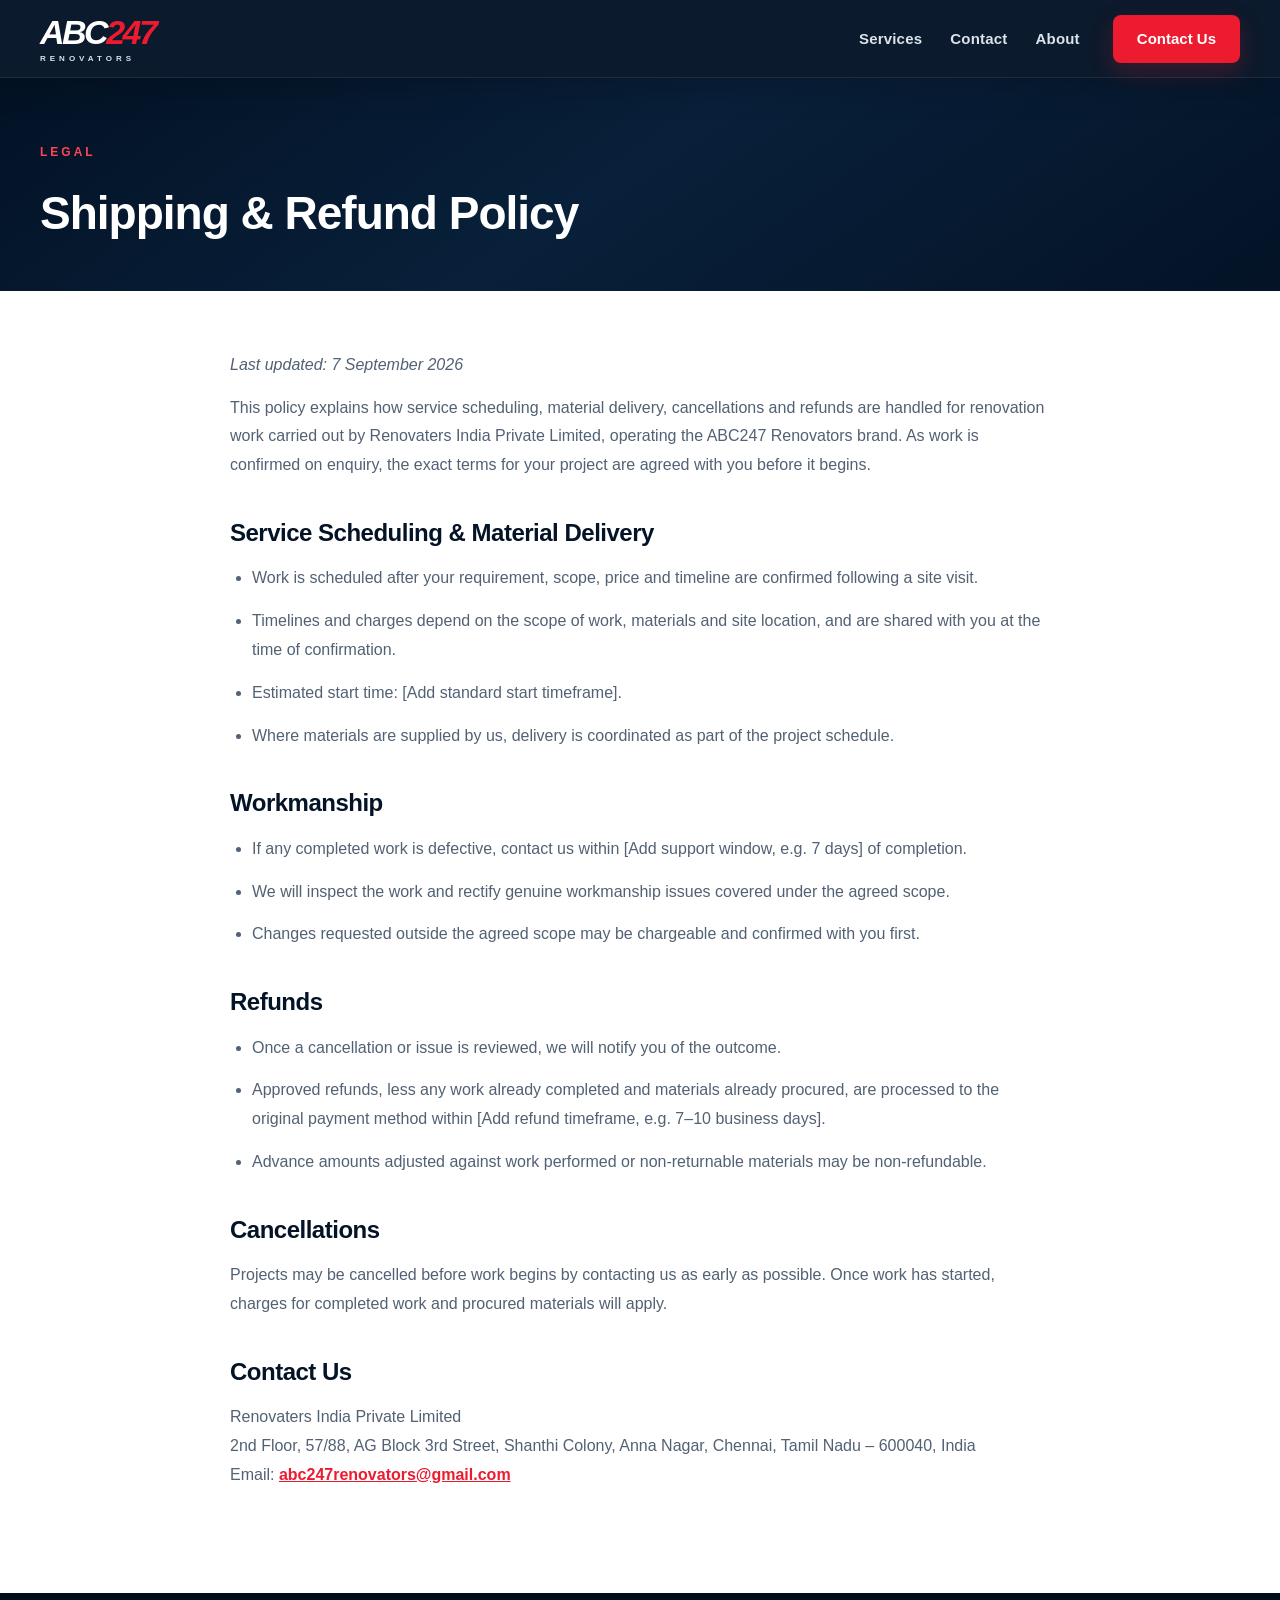
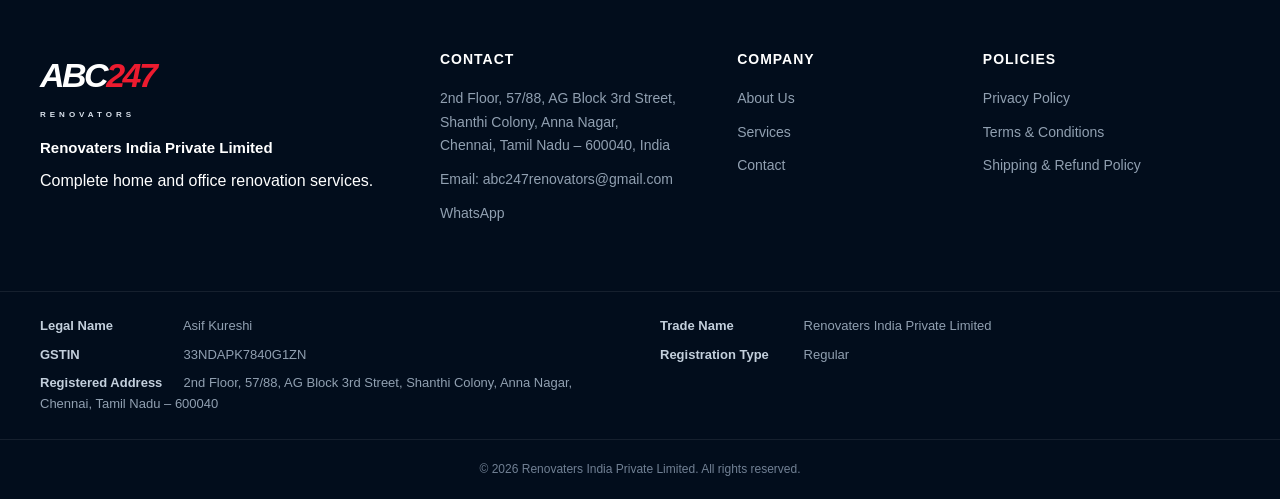
<file: shipping-refund.html>
<!DOCTYPE html>
<html lang="en">
<head>

    <meta charset="UTF-8">
    <meta name="viewport" content="width=device-width, initial-scale=1.0">
    <meta name="description" content="Service delivery, cancellation and refund policy for ABC247 Renovators, operated by Renovaters India Private Limited.">
    <meta name="robots" content="index, follow">
    <meta name="theme-color" content="#07182D">
    <title>Shipping &amp; Refund Policy | ABC247 Renovators</title>
    <link rel="stylesheet" href="style.css">

</head>

<body class="page-loaded">

    <!-- HEADER -->
    <header class="site-header">
        <div class="header-container">

            <a href="index.html#home" class="brand">
                <div class="brand-name">ABC<span>247</span></div>
                <div class="brand-tag">RENOVATORS</div>
            </a>

            <nav class="site-nav" id="siteNav" aria-label="Primary">
                <a href="index.html#services">Services</a>
                <a href="index.html#contact">Contact</a>
                <a href="about.html">About</a>
            </nav>

            <div class="header-actions">
                <a href="index.html#contact" class="btn-primary header-btn">Contact Us</a>
                <button type="button" class="nav-toggle" id="navToggle" aria-label="Toggle menu" aria-controls="siteNav" aria-expanded="false">
                    <span></span><span></span><span></span>
                </button>
            </div>

        </div>
    </header>

    <!-- PAGE HERO -->
    <section class="page-hero">
        <div class="content-container">
            <span class="eyebrow">LEGAL</span>
            <h1>Shipping &amp; Refund Policy</h1>
        </div>
    </section>

    <!-- PAGE CONTENT -->
    <main class="page-content">
        <div class="content-container">

            <p class="page-updated">Last updated: 7 September 2026</p>

            <p>
                This policy explains how service scheduling, material delivery,
                cancellations and refunds are handled for renovation work carried
                out by Renovaters India Private Limited, operating the ABC247
                Renovators brand. As work is confirmed on enquiry, the exact terms
                for your project are agreed with you before it begins.
            </p>

            <h2>Service Scheduling &amp; Material Delivery</h2>
            <ul>
                <li>Work is scheduled after your requirement, scope, price and timeline are confirmed following a site visit.</li>
                <li>Timelines and charges depend on the scope of work, materials and site location, and are shared with you at the time of confirmation.</li>
                <!-- TODO: Confirm your standard project start timeframe, e.g. "within 3–7 days of confirmation" -->
                <li>Estimated start time: [Add standard start timeframe].</li>
                <li>Where materials are supplied by us, delivery is coordinated as part of the project schedule.</li>
            </ul>

            <h2>Workmanship</h2>
            <ul>
                <li>If any completed work is defective, contact us within <!-- TODO: confirm window -->[Add support window, e.g. 7 days] of completion.</li>
                <li>We will inspect the work and rectify genuine workmanship issues covered under the agreed scope.</li>
                <li>Changes requested outside the agreed scope may be chargeable and confirmed with you first.</li>
            </ul>

            <h2>Refunds</h2>
            <ul>
                <li>Once a cancellation or issue is reviewed, we will notify you of the outcome.</li>
                <li>Approved refunds, less any work already completed and materials already procured, are processed to the original payment method within <!-- TODO: confirm timeframe -->[Add refund timeframe, e.g. 7–10 business days].</li>
                <li>Advance amounts adjusted against work performed or non-returnable materials may be non-refundable.</li>
            </ul>

            <h2>Cancellations</h2>
            <p>
                Projects may be cancelled before work begins by contacting us as
                early as possible. Once work has started, charges for completed work
                and procured materials will apply.
            </p>

            <h2>Contact Us</h2>
            <p>
                Renovaters India Private Limited<br>
                2nd Floor, 57/88, AG Block 3rd Street, Shanthi Colony, Anna Nagar,
                Chennai, Tamil Nadu &ndash; 600040, India<br>
                Email: <a href="mailto:abc247renovators@gmail.com">abc247renovators@gmail.com</a>
            </p>

        </div>
    </main>

    <!-- FOOTER -->
    <footer class="site-footer">

        <div class="footer-container footer-grid">

            <div class="footer-col footer-about">
                <div class="footer-brand">
                    <div class="brand-name">ABC<span>247</span></div>
                    <div class="brand-tag">RENOVATORS</div>
                </div>
                <p class="footer-legal-name">Renovaters India Private Limited</p>
                <p>Complete home and office renovation services.</p>
            </div>

            <div class="footer-col">
                <h4>Contact</h4>
                <ul class="footer-contact">
                    <li>2nd Floor, 57/88, AG Block 3rd Street,<br>Shanthi Colony, Anna Nagar,<br>Chennai, Tamil Nadu &ndash; 600040, India</li>
                    <li>Email: <a href="mailto:abc247renovators@gmail.com">abc247renovators@gmail.com</a></li>
                    <li><a href="https://tinyurl.com/mwanxs2y" target="_blank" rel="noopener noreferrer">WhatsApp</a></li>
                </ul>
            </div>

            <div class="footer-col">
                <h4>Company</h4>
                <ul class="footer-links">
                    <li><a href="about.html">About Us</a></li>
                    <li><a href="index.html#services">Services</a></li>
                    <li><a href="index.html#contact">Contact</a></li>
                </ul>
            </div>

            <div class="footer-col">
                <h4>Policies</h4>
                <ul class="footer-links">
                    <li><a href="privacy.html">Privacy Policy</a></li>
                    <li><a href="terms.html">Terms &amp; Conditions</a></li>
                    <li><a href="shipping-refund.html">Shipping &amp; Refund Policy</a></li>
                </ul>
            </div>

        </div>

        <div class="footer-company">
            <ul class="company-details">
                <li><span>Legal Name</span> Asif Kureshi</li>
                <li><span>Trade Name</span> Renovaters India Private Limited</li>
                <li><span>GSTIN</span> 33NDAPK7840G1ZN</li>
                <li><span>Registration Type</span> Regular</li>
                <li><span>Registered Address</span> 2nd Floor, 57/88, AG Block 3rd Street, Shanthi Colony, Anna Nagar, Chennai, Tamil Nadu &ndash; 600040</li>
            </ul>
        </div>

        <div class="footer-bottom">
            <p>&copy; <span id="currentYear">2026</span> Renovaters India Private Limited. All rights reserved.</p>
        </div>

    </footer>

    <script src="script.js"></script>

</body>
</html>
</file>
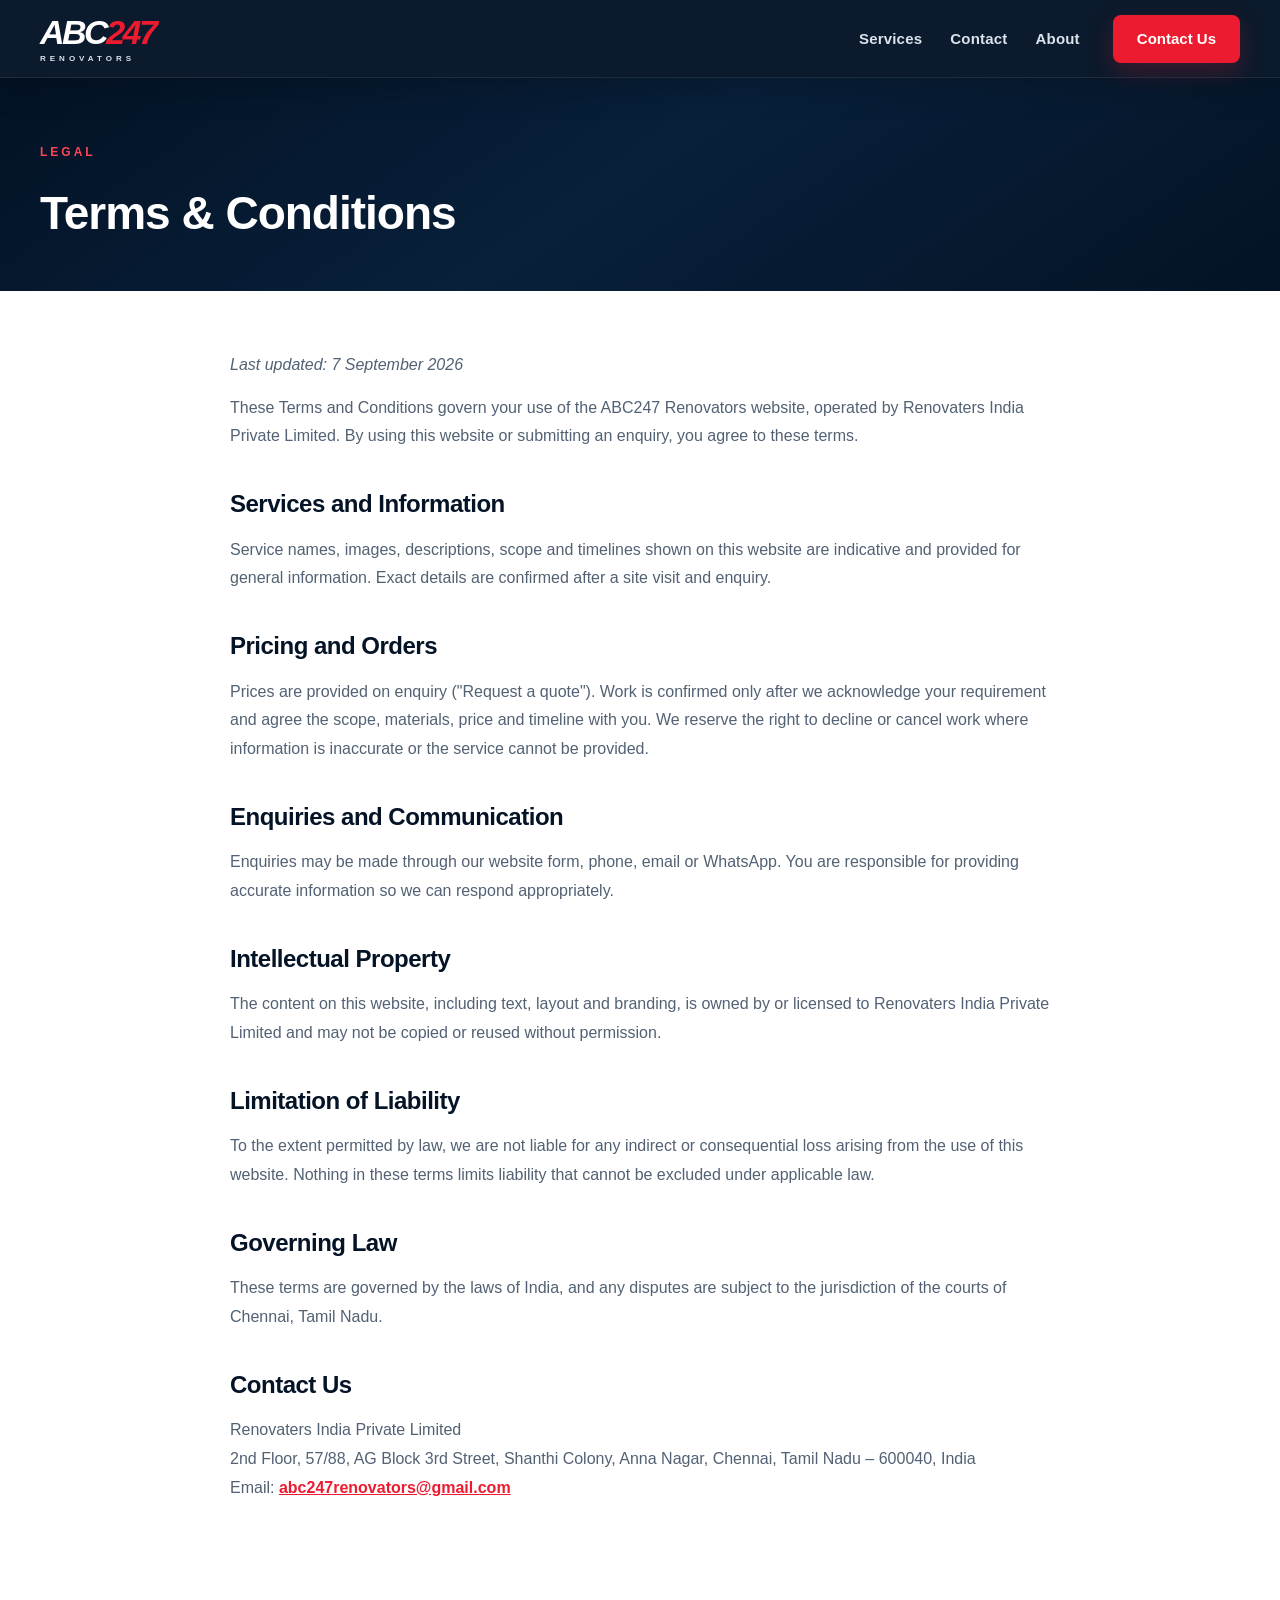
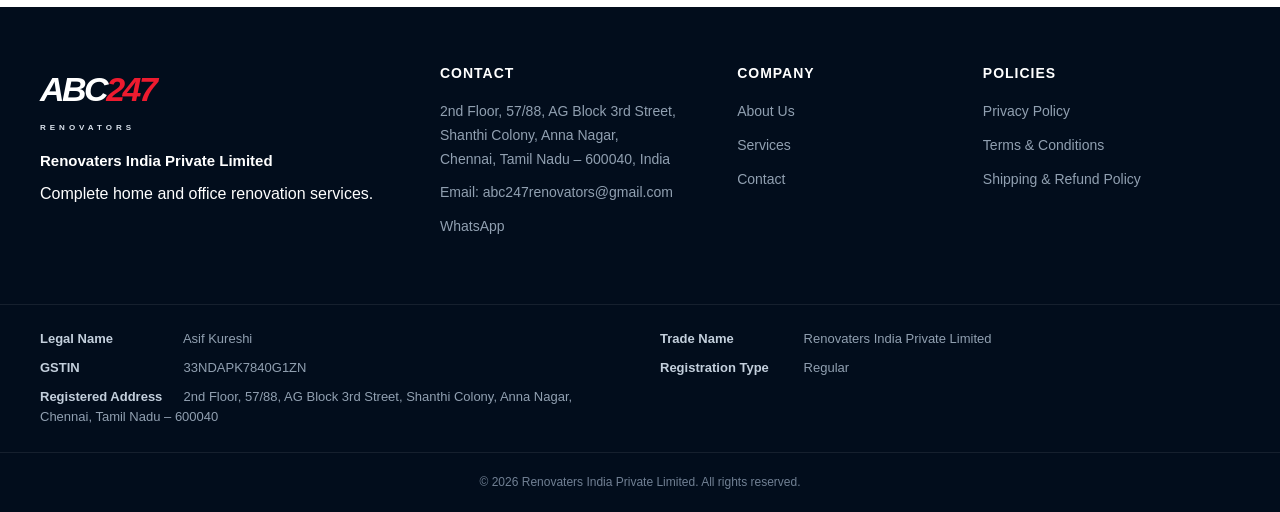
<file: terms.html>
<!DOCTYPE html>
<html lang="en">
<head>

    <meta charset="UTF-8">
    <meta name="viewport" content="width=device-width, initial-scale=1.0">
    <meta name="description" content="Terms and Conditions for ABC247 Renovators, operated by Renovaters India Private Limited.">
    <meta name="robots" content="index, follow">
    <meta name="theme-color" content="#07182D">
    <title>Terms &amp; Conditions | ABC247 Renovators</title>
    <link rel="stylesheet" href="style.css">

</head>

<body class="page-loaded">

    <!-- HEADER -->
    <header class="site-header">
        <div class="header-container">

            <a href="index.html#home" class="brand">
                <div class="brand-name">ABC<span>247</span></div>
                <div class="brand-tag">RENOVATORS</div>
            </a>

            <nav class="site-nav" id="siteNav" aria-label="Primary">
                <a href="index.html#services">Services</a>
                <a href="index.html#contact">Contact</a>
                <a href="about.html">About</a>
            </nav>

            <div class="header-actions">
                <a href="index.html#contact" class="btn-primary header-btn">Contact Us</a>
                <button type="button" class="nav-toggle" id="navToggle" aria-label="Toggle menu" aria-controls="siteNav" aria-expanded="false">
                    <span></span><span></span><span></span>
                </button>
            </div>

        </div>
    </header>

    <!-- PAGE HERO -->
    <section class="page-hero">
        <div class="content-container">
            <span class="eyebrow">LEGAL</span>
            <h1>Terms &amp; Conditions</h1>
        </div>
    </section>

    <!-- PAGE CONTENT -->
    <main class="page-content">
        <div class="content-container">

            <p class="page-updated">Last updated: 7 September 2026</p>

            <p>
                These Terms and Conditions govern your use of the ABC247 Renovators
                website, operated by Renovaters India Private Limited. By using this
                website or submitting an enquiry, you agree to these terms.
            </p>

            <h2>Services and Information</h2>
            <p>
                Service names, images, descriptions, scope and timelines shown on
                this website are indicative and provided for general information.
                Exact details are confirmed after a site visit and enquiry.
            </p>

            <h2>Pricing and Orders</h2>
            <p>
                Prices are provided on enquiry ("Request a quote"). Work is
                confirmed only after we acknowledge your requirement and agree the
                scope, materials, price and timeline with you. We reserve the
                right to decline or cancel work where information is inaccurate
                or the service cannot be provided.
            </p>

            <h2>Enquiries and Communication</h2>
            <p>
                Enquiries may be made through our website form, phone, email or
                WhatsApp. You are responsible for providing accurate information so
                we can respond appropriately.
            </p>

            <h2>Intellectual Property</h2>
            <p>
                The content on this website, including text, layout and branding, is
                owned by or licensed to Renovaters India Private Limited and may not
                be copied or reused without permission.
            </p>

            <h2>Limitation of Liability</h2>
            <p>
                To the extent permitted by law, we are not liable for any indirect or
                consequential loss arising from the use of this website. Nothing in
                these terms limits liability that cannot be excluded under applicable
                law.
            </p>

            <h2>Governing Law</h2>
            <p>
                These terms are governed by the laws of India, and any disputes are
                subject to the jurisdiction of the courts of Chennai, Tamil Nadu.
            </p>

            <h2>Contact Us</h2>
            <p>
                Renovaters India Private Limited<br>
                2nd Floor, 57/88, AG Block 3rd Street, Shanthi Colony, Anna Nagar,
                Chennai, Tamil Nadu &ndash; 600040, India<br>
                Email: <a href="mailto:abc247renovators@gmail.com">abc247renovators@gmail.com</a>
            </p>

        </div>
    </main>

    <!-- FOOTER -->
    <footer class="site-footer">

        <div class="footer-container footer-grid">

            <div class="footer-col footer-about">
                <div class="footer-brand">
                    <div class="brand-name">ABC<span>247</span></div>
                    <div class="brand-tag">RENOVATORS</div>
                </div>
                <p class="footer-legal-name">Renovaters India Private Limited</p>
                <p>Complete home and office renovation services.</p>
            </div>

            <div class="footer-col">
                <h4>Contact</h4>
                <ul class="footer-contact">
                    <li>2nd Floor, 57/88, AG Block 3rd Street,<br>Shanthi Colony, Anna Nagar,<br>Chennai, Tamil Nadu &ndash; 600040, India</li>
                    <li>Email: <a href="mailto:abc247renovators@gmail.com">abc247renovators@gmail.com</a></li>
                    <li><a href="https://tinyurl.com/mwanxs2y" target="_blank" rel="noopener noreferrer">WhatsApp</a></li>
                </ul>
            </div>

            <div class="footer-col">
                <h4>Company</h4>
                <ul class="footer-links">
                    <li><a href="about.html">About Us</a></li>
                    <li><a href="index.html#services">Services</a></li>
                    <li><a href="index.html#contact">Contact</a></li>
                </ul>
            </div>

            <div class="footer-col">
                <h4>Policies</h4>
                <ul class="footer-links">
                    <li><a href="privacy.html">Privacy Policy</a></li>
                    <li><a href="terms.html">Terms &amp; Conditions</a></li>
                    <li><a href="shipping-refund.html">Shipping &amp; Refund Policy</a></li>
                </ul>
            </div>

        </div>

        <div class="footer-company">
            <ul class="company-details">
                <li><span>Legal Name</span> Asif Kureshi</li>
                <li><span>Trade Name</span> Renovaters India Private Limited</li>
                <li><span>GSTIN</span> 33NDAPK7840G1ZN</li>
                <li><span>Registration Type</span> Regular</li>
                <li><span>Registered Address</span> 2nd Floor, 57/88, AG Block 3rd Street, Shanthi Colony, Anna Nagar, Chennai, Tamil Nadu &ndash; 600040</li>
            </ul>
        </div>

        <div class="footer-bottom">
            <p>&copy; <span id="currentYear">2026</span> Renovaters India Private Limited. All rights reserved.</p>
        </div>

    </footer>

    <script src="script.js"></script>

</body>
</html>
</file>
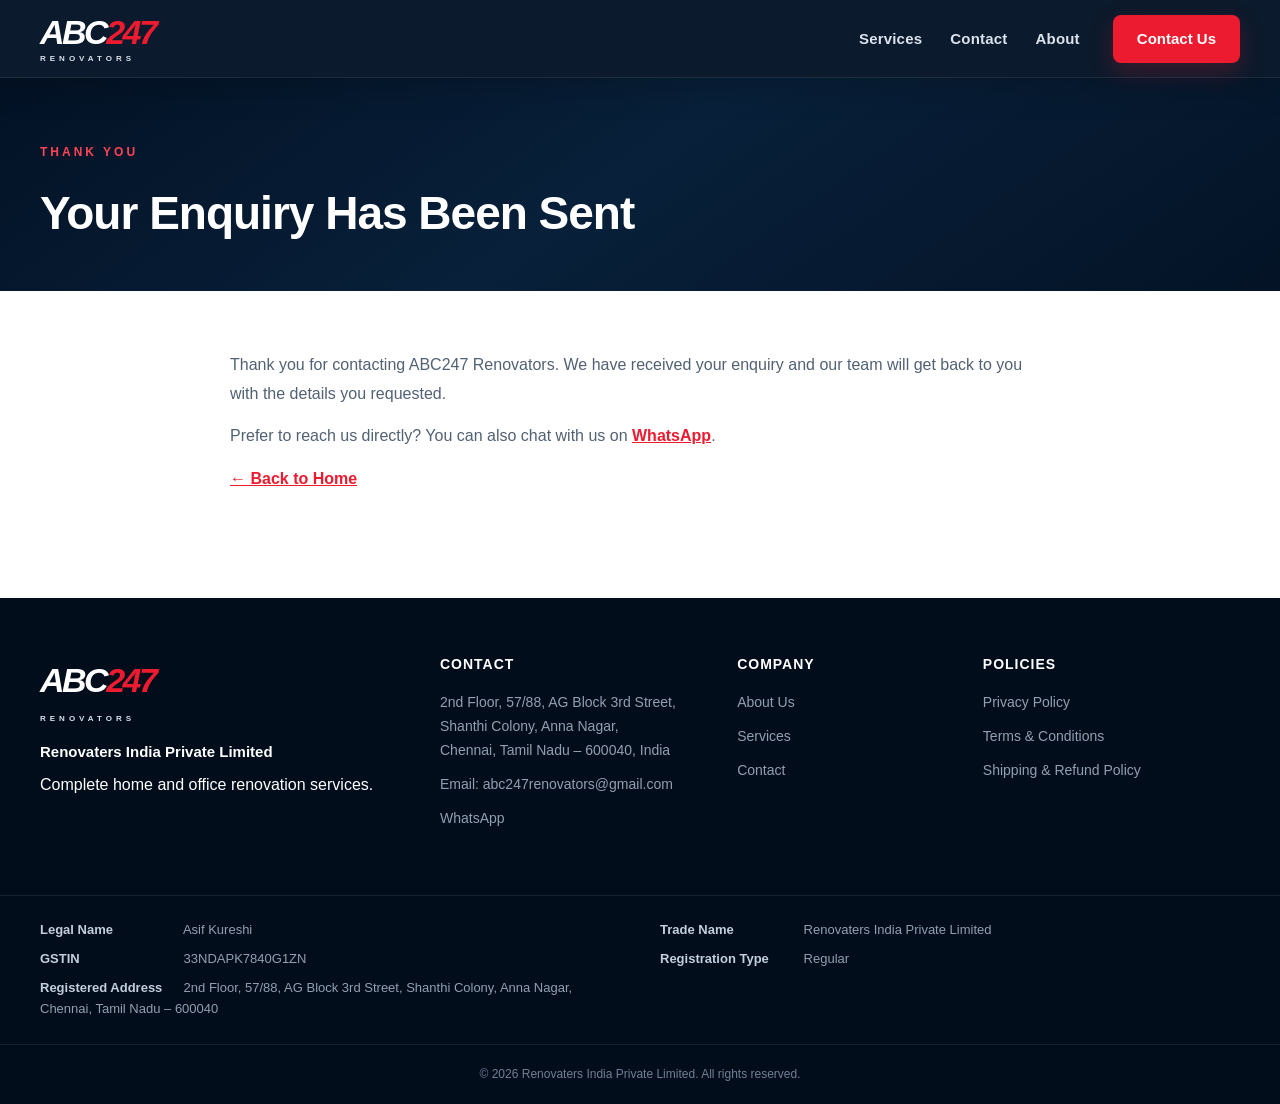
<file: thank-you.html>
<!DOCTYPE html>
<html lang="en">
<head>

    <meta charset="UTF-8">
    <meta name="viewport" content="width=device-width, initial-scale=1.0">
    <meta name="description" content="Thank you for your enquiry with ABC247 Renovators.">
    <meta name="robots" content="noindex, follow">
    <meta name="theme-color" content="#07182D">
    <title>Thank You | ABC247 Renovators</title>
    <link rel="stylesheet" href="style.css">

</head>

<body class="page-loaded">

    <!-- HEADER -->
    <header class="site-header">
        <div class="header-container">

            <a href="index.html#home" class="brand">
                <div class="brand-name">ABC<span>247</span></div>
                <div class="brand-tag">RENOVATORS</div>
            </a>

            <nav class="site-nav" id="siteNav" aria-label="Primary">
                <a href="index.html#services">Services</a>
                <a href="index.html#contact">Contact</a>
                <a href="about.html">About</a>
            </nav>

            <div class="header-actions">
                <a href="index.html#contact" class="btn-primary header-btn">Contact Us</a>
                <button type="button" class="nav-toggle" id="navToggle" aria-label="Toggle menu" aria-controls="siteNav" aria-expanded="false">
                    <span></span><span></span><span></span>
                </button>
            </div>

        </div>
    </header>

    <!-- PAGE HERO -->
    <section class="page-hero">
        <div class="content-container">
            <span class="eyebrow">THANK YOU</span>
            <h1>Your Enquiry Has Been Sent</h1>
        </div>
    </section>

    <!-- PAGE CONTENT -->
    <main class="page-content">
        <div class="content-container">

            <p>
                Thank you for contacting ABC247 Renovators. We have received your
                enquiry and our team will get back to you with the details you
                requested.
            </p>

            <p>
                Prefer to reach us directly? You can also chat with us on
                <a href="https://tinyurl.com/mwanxs2y" target="_blank" rel="noopener noreferrer">WhatsApp</a>.
            </p>

            <p>
                <a href="index.html">&larr; Back to Home</a>
            </p>

        </div>
    </main>

    <!-- FOOTER -->
    <footer class="site-footer">

        <div class="footer-container footer-grid">

            <div class="footer-col footer-about">
                <div class="footer-brand">
                    <div class="brand-name">ABC<span>247</span></div>
                    <div class="brand-tag">RENOVATORS</div>
                </div>
                <p class="footer-legal-name">Renovaters India Private Limited</p>
                <p>Complete home and office renovation services.</p>
            </div>

            <div class="footer-col">
                <h4>Contact</h4>
                <ul class="footer-contact">
                    <li>2nd Floor, 57/88, AG Block 3rd Street,<br>Shanthi Colony, Anna Nagar,<br>Chennai, Tamil Nadu &ndash; 600040, India</li>
                    <li>Email: <a href="mailto:abc247renovators@gmail.com">abc247renovators@gmail.com</a></li>
                    <li><a href="https://tinyurl.com/mwanxs2y" target="_blank" rel="noopener noreferrer">WhatsApp</a></li>
                </ul>
            </div>

            <div class="footer-col">
                <h4>Company</h4>
                <ul class="footer-links">
                    <li><a href="about.html">About Us</a></li>
                    <li><a href="index.html#services">Services</a></li>
                    <li><a href="index.html#contact">Contact</a></li>
                </ul>
            </div>

            <div class="footer-col">
                <h4>Policies</h4>
                <ul class="footer-links">
                    <li><a href="privacy.html">Privacy Policy</a></li>
                    <li><a href="terms.html">Terms &amp; Conditions</a></li>
                    <li><a href="shipping-refund.html">Shipping &amp; Refund Policy</a></li>
                </ul>
            </div>

        </div>

        <div class="footer-company">
            <ul class="company-details">
                <li><span>Legal Name</span> Asif Kureshi</li>
                <li><span>Trade Name</span> Renovaters India Private Limited</li>
                <li><span>GSTIN</span> 33NDAPK7840G1ZN</li>
                <li><span>Registration Type</span> Regular</li>
                <li><span>Registered Address</span> 2nd Floor, 57/88, AG Block 3rd Street, Shanthi Colony, Anna Nagar, Chennai, Tamil Nadu &ndash; 600040</li>
            </ul>
        </div>

        <div class="footer-bottom">
            <p>&copy; <span id="currentYear">2026</span> Renovaters India Private Limited. All rights reserved.</p>
        </div>

    </footer>

    <script src="script.js"></script>

</body>
</html>
</file>
<file: style.css>
/* =========================================================
   ABC247 LANDING PAGE
   STYLE.CSS
========================================================= */


/* =========================================================
   ROOT VARIABLES
========================================================= */

:root {

    --navy-dark: #041326;
    --navy: #071a31;
    --navy-light: #0d2948;

    --red: #ed1b2f;
    --red-dark: #c90f22;
    --red-light: #ff3045;

    --white: #ffffff;
    --off-white: #f5f7fa;
    --light-gray: #e8edf3;
    --gray: #9aa8b8;
    --dark-gray: #526173;

    --whatsapp: #18b957;
    --whatsapp-dark: #0e9c48;

    --border-light: rgba(255, 255, 255, 0.10);
    --border-dark: rgba(7, 26, 49, 0.10);

    --shadow-small:
        0 8px 25px rgba(0, 0, 0, 0.10);

    --shadow-medium:
        0 18px 50px rgba(0, 0, 0, 0.14);

    --shadow-large:
        0 30px 80px rgba(0, 0, 0, 0.22);

    --container: 1200px;

}


/* =========================================================
   RESET
========================================================= */

* {
    margin: 0;
    padding: 0;
    box-sizing: border-box;
}


html {
    scroll-behavior: smooth;
}


body {

    font-family:
        Arial,
        Helvetica,
        sans-serif;

    background: var(--white);

    color: var(--navy-dark);

    line-height: 1.6;

    overflow-x: hidden;

}


img {
    max-width: 100%;
    display: block;
}


a {
    text-decoration: none;
    color: inherit;
}


button,
a {
    -webkit-tap-highlight-color: transparent;
}


/* =========================================================
   COMMON CONTAINER
========================================================= */

.content-container,
.header-container,
.hero-container,
.footer-container {

    width: min(
        var(--container),
        calc(100% - 40px)
    );

    margin-left: auto;
    margin-right: auto;

}


/* =========================================================
   STICKY HEADER
========================================================= */

.site-header {

    position: sticky;

    top: 0;

    left: 0;

    width: 100%;

    height: 78px;

    background:
        rgba(4, 19, 38, 0.97);

    border-bottom:
        1px solid
        rgba(255, 255, 255, 0.08);

    box-shadow:
        0 8px 35px rgba(0, 0, 0, 0.20);

    backdrop-filter: blur(14px);

    -webkit-backdrop-filter: blur(14px);

    z-index: 9999;

}


.header-container {

    height: 100%;

    display: flex;

    align-items: center;

    justify-content: space-between;

    gap: 25px;

}


/* =========================================================
   BRAND
========================================================= */

.brand {

    display: flex;

    flex-direction: column;

    line-height: 1;

    transition:
        transform 0.25s ease;

}


.brand:hover {

    transform:
        translateY(-1px);

}


.brand-name {

    color: var(--white);

    font-size: 34px;

    font-weight: 900;

    font-style: italic;

    letter-spacing: -2.5px;

}


.brand-name span {

    color: var(--red);

}


.brand-tag {

    color: #dbe3ed;

    font-size: 8px;

    font-weight: 800;

    letter-spacing: 4px;

    margin-top: 6px;

}


/* =========================================================
   WHATSAPP BUTTON
========================================================= */

.whatsapp-btn {

    display: inline-flex;

    align-items: center;

    justify-content: center;

    gap: 10px;

    min-height: 48px;

    padding:
        0 22px;

    background:
        var(--whatsapp);

    color:
        var(--white);

    border:
        0;

    border-radius: 8px;

    font-size: 15px;

    font-weight: 800;

    white-space: nowrap;

    cursor: pointer;

    box-shadow:
        0 9px 25px
        rgba(24, 185, 87, 0.22);

    transition:
        transform 0.25s ease,
        background 0.25s ease,
        box-shadow 0.25s ease;

}


.whatsapp-btn:hover {

    background:
        var(--whatsapp-dark);

    transform:
        translateY(-3px);

    box-shadow:
        0 14px 32px
        rgba(24, 185, 87, 0.32);

}


.whatsapp-btn:active {

    transform:
        translateY(-1px);

}


.whatsapp-icon {

    width: 20px;

    height: 20px;

    display: flex;

    align-items: center;

    justify-content: center;

    flex-shrink: 0;

}


.whatsapp-icon svg {

    width: 100%;

    height: 100%;

    fill: currentColor;

}


/* =========================================================
   HERO
========================================================= */

.hero-section {

    position: relative;

    padding:
        55px 0
        70px;

    overflow: hidden;

    background:
        linear-gradient(
            145deg,
            #031225 0%,
            #08203a 48%,
            #041326 100%
        );

}


.hero-background {

    position: absolute;

    inset: 0;

    pointer-events: none;

    overflow: hidden;

}


.hero-background::before {

    content: "";

    position: absolute;

    inset: 0;

    background:

        linear-gradient(
            90deg,
            rgba(255,255,255,0.025) 1px,
            transparent 1px
        ),

        linear-gradient(
            rgba(255,255,255,0.025) 1px,
            transparent 1px
        );

    background-size:
        45px 45px;

    opacity: 0.45;

}


.hero-background::after {

    content: "";

    position: absolute;

    width: 550px;

    height: 550px;

    right: -300px;

    top: -250px;

    border-radius: 50%;

    background:
        rgba(237, 27, 47, 0.20);

    filter:
        blur(20px);

    animation:
        heroGlow 8s
        ease-in-out
        infinite
        alternate;

}


/* =========================================================
   HERO CONTAINER
========================================================= */

.hero-container {

    position: relative;

    z-index: 2;

    display: flex;

    flex-direction: column;

    align-items: center;

}


/* =========================================================
   HERO BANNER
========================================================= */

.hero-banner {

    width: 100%;

    max-width: 500px;

    margin-left: auto;

    margin-right: auto;

    border-radius: 14px;

    overflow: hidden;

    background:
        var(--white);

    box-shadow:
        0 25px 70px
        rgba(0, 0, 0, 0.35);

    opacity: 0;

    transform:
        translateY(25px)
        scale(0.985);

    animation:
        heroBannerIn
        0.9s
        cubic-bezier(.2,.8,.2,1)
        0.1s
        forwards;

}


.hero-banner img {

    width: 100%;

    height: auto;

    display: block;

}


.hero-banner-link {

    display: block;

    cursor: pointer;

}


/* =========================================================
   HERO CTA
========================================================= */

.hero-btn {

    margin-top: 28px;

    min-width: 215px;

    min-height: 55px;

    font-size: 16px;

    opacity: 0;

    transform:
        translateY(15px);

    animation:

        heroButtonIn
        0.7s
        ease
        0.55s
        forwards,

        softPulse
        3s
        ease-in-out
        1.5s
        infinite;

}


/* =========================================================
   INTRO SECTION
========================================================= */

.intro-section {

    position: relative;

    padding:
        100px 0
        105px;

    background:
        var(--white);

}


.section-heading {

    max-width: 820px;

}


.section-heading.centered {

    margin-left: auto;

    margin-right: auto;

    text-align: center;

}


.eyebrow {

    display: inline-block;

    color:
        var(--red);

    font-size: 12px;

    font-weight: 900;

    letter-spacing: 3px;

    margin-bottom: 15px;

}


.section-heading h1,
.section-heading h2 {

    color:
        var(--navy-dark);

    line-height: 1.12;

    letter-spacing: -1.5px;

}


.section-heading h1 {

    font-size:
        clamp(36px, 5vw, 58px);

}


.section-heading h2 {

    font-size:
        clamp(32px, 4vw, 48px);

}


.section-heading p {

    margin-top: 22px;

    max-width: 760px;

    color:
        var(--dark-gray);

    font-size: 17px;

    line-height: 1.8;

}


/* =========================================================
   INTRO CARDS
========================================================= */

.intro-grid {

    display: grid;

    grid-template-columns:
        repeat(3, 1fr);

    gap: 22px;

    margin-top: 55px;

}


.intro-card {

    position: relative;

    padding: 35px;

    background:
        var(--off-white);

    border:
        1px solid
        var(--border-dark);

    border-radius: 14px;

    overflow: hidden;

    transition:
        transform 0.35s ease,
        box-shadow 0.35s ease,
        border-color 0.35s ease;

}


.intro-card::before {

    content: "";

    position: absolute;

    left: 0;

    top: 0;

    width: 4px;

    height: 0;

    background:
        var(--red);

    transition:
        height 0.35s ease;

}


.intro-card:hover {

    transform:
        translateY(-8px);

    box-shadow:
        var(--shadow-medium);

    border-color:
        rgba(237,27,47,.18);

}


.intro-card:hover::before {

    height: 100%;

}


.card-number {

    color:
        var(--red);

    font-size: 13px;

    font-weight: 900;

    letter-spacing: 2px;

    margin-bottom: 18px;

}


.intro-card h3 {

    font-size: 22px;

    color:
        var(--navy-dark);

    margin-bottom: 10px;

}


.intro-card p {

    color:
        var(--dark-gray);

    font-size: 15px;

    line-height: 1.7;

}


/* =========================================================
   SPORTS SECTION
========================================================= */

.sports-section {

    padding:
        105px 0;

    background:
        #f4f6f9;

    position: relative;

}


.sports-grid {

    display: grid;

    grid-template-columns:
        repeat(4, 1fr);

    gap: 18px;

    margin-top: 55px;

}


/* =========================================================
   SPORT CARD
========================================================= */

.sport-card {

    position: relative;

    min-height: 210px;

    padding: 30px 25px;

    display: flex;

    flex-direction: column;

    justify-content: center;

    background:
        var(--white);

    border:
        1px solid
        rgba(7,26,49,.07);

    border-radius: 14px;

    overflow: hidden;

    box-shadow:
        0 5px 18px
        rgba(0,0,0,.04);

    transition:
        transform .35s ease,
        box-shadow .35s ease;

}


.sport-card::after {

    content: "";

    position: absolute;

    right: -50px;

    bottom: -50px;

    width: 130px;

    height: 130px;

    border-radius: 50%;

    background:
        rgba(237,27,47,.06);

    transition:
        transform .4s ease;

}


.sport-card:hover {

    transform:
        translateY(-8px);

    box-shadow:
        0 20px 45px
        rgba(7,26,49,.12);

}


.sport-card:hover::after {

    transform:
        scale(1.8);

}


.sport-icon {

    width: 58px;

    height: 58px;

    display: flex;

    align-items: center;

    justify-content: center;

    border-radius: 12px;

    background:
        var(--navy);

    color:
        var(--white);

    font-size: 27px;

    margin-bottom: 20px;

    box-shadow:
        0 8px 18px
        rgba(7,26,49,.16);

}


.sport-card h3 {

    color:
        var(--navy-dark);

    font-size: 20px;

    margin-bottom: 7px;

}


.sport-card p {

    color:
        var(--dark-gray);

    font-size: 14px;

    line-height: 1.6;

}


/* =========================================================
   WHY SECTION
========================================================= */

.why-section {

    padding:
        110px 0;

    background:
        var(--navy);

    color:
        var(--white);

    position: relative;

    overflow: hidden;

}


.why-section::before {

    content: "";

    position: absolute;

    width: 500px;

    height: 500px;

    left: -280px;

    top: -250px;

    border-radius: 50%;

    background:
        rgba(237,27,47,.13);

    filter:
        blur(30px);

}


.why-layout {

    position: relative;

    display: grid;

    grid-template-columns:
        1fr 1fr;

    gap: 80px;

    align-items: center;

}


.why-heading .eyebrow {

    color:
        #ff4456;

}


.why-heading h2 {

    color:
        var(--white);

    font-size:
        clamp(34px, 4vw, 52px);

    line-height: 1.15;

    letter-spacing: -1.5px;

}


.why-content p {

    color:
        #b8c5d3;

    font-size: 16px;

    line-height: 1.8;

    margin-bottom: 20px;

}


.text-cta {

    display: inline-flex;

    align-items: center;

    gap: 12px;

    margin-top: 15px;

    color:
        var(--white);

    font-size: 16px;

    font-weight: 800;

    border-bottom:
        2px solid
        var(--red);

    padding-bottom: 6px;

    transition:
        gap .25s ease,
        color .25s ease;

}


.text-cta span {

    color:
        var(--red);

    font-size: 22px;

}


.text-cta:hover {

    gap: 18px;

    color:
        #fff;

}


/* =========================================================
   PROCESS SECTION
========================================================= */

.process-section {

    padding:
        105px 0;

    background:
        var(--white);

}


.process-grid {

    display: grid;

    grid-template-columns:
        repeat(3, 1fr);

    gap: 25px;

    margin-top: 55px;

}


.process-card {

    padding:
        35px 30px;

    border:
        1px solid
        rgba(7,26,49,.10);

    border-radius: 14px;

    background:
        var(--white);

    transition:
        transform .35s ease,
        box-shadow .35s ease;

}


.process-card:hover {

    transform:
        translateY(-7px);

    box-shadow:
        var(--shadow-medium);

}


.process-number {

    display: inline-flex;

    align-items: center;

    justify-content: center;

    width: 45px;

    height: 45px;

    margin-bottom: 25px;

    border-radius: 50%;

    background:
        var(--red);

    color:
        var(--white);

    font-size: 13px;

    font-weight: 900;

}


.process-card h3 {

    color:
        var(--navy-dark);

    font-size: 21px;

    margin-bottom: 10px;

}


.process-card p {

    color:
        var(--dark-gray);

    font-size: 15px;

    line-height: 1.7;

}


/* =========================================================
   FINAL CTA
========================================================= */

.final-cta {

    position: relative;

    padding:
        105px 0;

    overflow: hidden;

    background:
        var(--navy-dark);

    color:
        var(--white);

}


.cta-background {

    position: absolute;

    inset: 0;

    background:

        radial-gradient(
            circle at 80% 20%,
            rgba(237,27,47,.25),
            transparent 32%
        ),

        linear-gradient(
            135deg,
            #041326,
            #092745
        );

}


.cta-background::after {

    content: "";

    position: absolute;

    width: 300px;

    height: 300px;

    left: -150px;

    bottom: -160px;

    border-radius: 50%;

    background:
        rgba(255,255,255,.04);

}


.final-cta-content {

    position: relative;

    text-align: center;

    max-width: 760px;

    margin:
        0 auto;

}


.final-cta .eyebrow {

    color:
        #ff4355;

}


.final-cta h2 {

    font-size:
        clamp(34px, 5vw, 56px);

    line-height: 1.12;

    letter-spacing: -1.5px;

    color:
        var(--white);

}


.final-cta p {

    max-width: 620px;

    margin:
        20px auto 30px;

    color:
        #b9c6d5;

    font-size: 17px;

    line-height: 1.75;

}


.final-whatsapp {

    min-height: 56px;

    min-width: 220px;

    font-size: 16px;

}


/* =========================================================
   FOOTER
========================================================= */

.site-footer {

    background:
        #020d1c;

    color:
        var(--white);

}


.footer-container {

    padding:
        55px 0;

    display: flex;

    align-items: center;

    justify-content: space-between;

    gap: 30px;

}


.footer-brand {

    flex-shrink: 0;

}


.footer-container > p {

    color:
        #91a0b1;

    font-size: 14px;

    max-width: 400px;

}


.footer-whatsapp {

    color:
        var(--white);

    font-size: 14px;

    font-weight: 800;

    transition:
        color .25s ease;

}


.footer-whatsapp:hover {

    color:
        var(--whatsapp);

}


.footer-bottom {

    border-top:
        1px solid
        rgba(255,255,255,.08);

    padding:
        20px;

    text-align: center;

}


.footer-bottom p {

    color:
        #718094;

    font-size: 12px;

}


/* =========================================================
   SCROLL REVEAL
========================================================= */

.reveal {

    opacity: 0;

    transform:
        translateY(35px);

    transition:
        opacity .8s ease,
        transform .8s cubic-bezier(.2,.8,.2,1);

}


.reveal.visible {

    opacity: 1;

    transform:
        translateY(0);

}


/* =========================================================
   ANIMATIONS
========================================================= */

@keyframes heroBannerIn {

    from {

        opacity: 0;

        transform:
            translateY(25px)
            scale(.985);

    }

    to {

        opacity: 1;

        transform:
            translateY(0)
            scale(1);

    }

}


@keyframes heroButtonIn {

    from {

        opacity: 0;

        transform:
            translateY(15px);

    }

    to {

        opacity: 1;

        transform:
            translateY(0);

    }

}


@keyframes softPulse {

    0%,
    100% {

        box-shadow:
            0 9px 25px
            rgba(24,185,87,.22);

    }

    50% {

        box-shadow:
            0 13px 35px
            rgba(24,185,87,.40);

    }

}


@keyframes heroGlow {

    from {

        transform:
            translate(0,0)
            scale(1);

    }

    to {

        transform:
            translate(-50px,40px)
            scale(1.12);

    }

}


/* =========================================================
   TABLET
========================================================= */

@media (max-width: 1000px) {


    .sports-grid {

        grid-template-columns:
            repeat(2, 1fr);

    }


    .why-layout {

        gap: 45px;

    }


}


/* =========================================================
   MOBILE
========================================================= */

@media (max-width: 768px) {


    .content-container,
    .header-container,
    .hero-container,
    .footer-container {

        width:
            calc(100% - 28px);

    }


    /* HEADER */

    .site-header {

        height:
            68px;

    }


    .brand-name {

        font-size:
            26px;

        letter-spacing:
            -2px;

    }


    .brand-tag {

        font-size:
            7px;

        letter-spacing:
            2.5px;

        margin-top:
            4px;

    }


    .header-btn {

        min-height:
            42px;

        padding:
            0 13px;

        font-size:
            12px;

        gap:
            7px;

        border-radius:
            7px;

    }


    .header-btn .whatsapp-icon {

        width:
            17px;

        height:
            17px;

    }


    /* HERO */

    .hero-section {

        padding:
            25px 0
            35px;

    }


    .hero-banner {

        border-radius:
            9px;

    }


    .hero-btn {

        margin-top:
            20px;

        min-height:
            51px;

        min-width:
            195px;

        font-size:
            14px;

    }


    /* INTRO */

    .intro-section {

        padding:
            70px 0
            75px;

    }


    .section-heading h1 {

        font-size:
            34px;

    }


    .section-heading p {

        font-size:
            15px;

        line-height:
            1.75;

    }


    .intro-grid {

        grid-template-columns:
            1fr;

        gap:
            15px;

        margin-top:
            38px;

    }


    .intro-card {

        padding:
            27px;

    }


    /* SPORTS */

    .sports-section {

        padding:
            75px 0;

    }


    .sports-grid {

        grid-template-columns:
            repeat(2, 1fr);

        gap:
            12px;

        margin-top:
            38px;

    }


    .sport-card {

        min-height:
            185px;

        padding:
            22px 18px;

    }


    .sport-icon {

        width:
            48px;

        height:
            48px;

        font-size:
            22px;

        margin-bottom:
            16px;

    }


    .sport-card h3 {

        font-size:
            17px;

    }


    .sport-card p {

        font-size:
            12px;

    }


    /* WHY */

    .why-section {

        padding:
            75px 0;

    }


    .why-layout {

        grid-template-columns:
            1fr;

        gap:
            35px;

    }


    .why-heading h2 {

        font-size:
            34px;

    }


    .why-content p {

        font-size:
            15px;

    }


    /* PROCESS */

    .process-section {

        padding:
            75px 0;

    }


    .process-grid {

        grid-template-columns:
            1fr;

        gap:
            15px;

        margin-top:
            38px;

    }


    .process-card {

        padding:
            27px;

    }


    /* FINAL CTA */

    .final-cta {

        padding:
            75px 0;

    }


    .final-cta h2 {

        font-size:
            34px;

    }


    .final-cta p {

        font-size:
            15px;

    }


    /* FOOTER */

    .footer-container {

        padding:
            40px 0;

        flex-direction:
            column;

        align-items:
            flex-start;

        gap:
            18px;

    }


}


/* =========================================================
   SMALL MOBILE
========================================================= */

@media (max-width: 420px) {


    .content-container,
    .header-container,
    .hero-container,
    .footer-container {

        width:
            calc(100% - 20px);

    }


    .brand-tag {

        display:
            none;

    }


    .header-btn {

        padding:
            0 11px;

        font-size:
            11px;

    }


    .sports-grid {

        gap:
            10px;

    }


    .sport-card {

        min-height:
            175px;

        padding:
            20px 15px;

    }


    .sport-card h3 {

        font-size:
            16px;

    }


    .sport-card p {

        font-size:
            11px;

    }


}


/* =========================================================
   ACCESSIBILITY / REDUCED MOTION
========================================================= */

@media (prefers-reduced-motion: reduce) {

    html {

        scroll-behavior:
            auto;

    }


    *,
    *::before,
    *::after {

        animation-duration:
            0.01ms !important;

        animation-iteration-count:
            1 !important;

        transition-duration:
            0.01ms !important;

    }

}


/* =========================================================
   PRIMARY NAV
========================================================= */

.site-nav {
    display: flex;
    align-items: center;
    gap: 28px;
    margin-left: auto;
    margin-right: 8px;
}

.site-nav a {
    color: #dbe3ed;
    font-size: 15px;
    font-weight: 700;
    letter-spacing: 0.2px;
    transition: color 0.2s ease;
}

.site-nav a:hover {
    color: var(--white);
}

.header-actions {
    display: flex;
    align-items: center;
    gap: 14px;
}

.nav-toggle {
    display: none;
    flex-direction: column;
    justify-content: center;
    gap: 5px;
    width: 42px;
    height: 42px;
    padding: 0 9px;
    background: transparent;
    border: 1px solid rgba(255, 255, 255, 0.18);
    border-radius: 8px;
    cursor: pointer;
}

.nav-toggle span {
    display: block;
    height: 2px;
    width: 100%;
    background: var(--white);
    border-radius: 2px;
    transition: transform 0.25s ease, opacity 0.25s ease;
}

.site-header.nav-open .nav-toggle span:nth-child(1) {
    transform: translateY(7px) rotate(45deg);
}

.site-header.nav-open .nav-toggle span:nth-child(2) {
    opacity: 0;
}

.site-header.nav-open .nav-toggle span:nth-child(3) {
    transform: translateY(-7px) rotate(-45deg);
}


/* =========================================================
   BUTTONS
========================================================= */

.btn-primary {
    display: inline-flex;
    align-items: center;
    justify-content: center;
    min-height: 48px;
    padding: 0 24px;
    background: var(--red);
    color: var(--white);
    border: 0;
    border-radius: 8px;
    font-size: 15px;
    font-weight: 800;
    white-space: nowrap;
    cursor: pointer;
    box-shadow: 0 9px 25px rgba(237, 27, 47, 0.22);
    transition: transform 0.25s ease, background 0.25s ease, box-shadow 0.25s ease;
}

.btn-primary:hover {
    background: var(--red-dark);
    transform: translateY(-3px);
    box-shadow: 0 14px 32px rgba(237, 27, 47, 0.32);
}

.btn-outline {
    display: inline-flex;
    align-items: center;
    justify-content: center;
    min-height: 42px;
    padding: 0 18px;
    background: transparent;
    color: var(--red);
    border: 1.5px solid var(--red);
    border-radius: 8px;
    font-size: 14px;
    font-weight: 800;
    cursor: pointer;
    transition: background 0.25s ease, color 0.25s ease;
}

.btn-outline:hover {
    background: var(--red);
    color: var(--white);
}


/* =========================================================
   PRODUCTS SECTION
========================================================= */

.products-section {
    padding: 105px 0;
    background: var(--white);
}

.products-grid {
    display: grid;
    grid-template-columns: repeat(4, 1fr);
    gap: 22px;
    margin-top: 55px;
}

.product-card {
    display: flex;
    flex-direction: column;
    background: var(--white);
    border: 1px solid rgba(7, 26, 49, 0.10);
    border-radius: 14px;
    overflow: hidden;
    box-shadow: 0 5px 18px rgba(0, 0, 0, 0.04);
    transition: transform 0.35s ease, box-shadow 0.35s ease;
}

.product-card:hover {
    transform: translateY(-6px);
    box-shadow: 0 20px 45px rgba(7, 26, 49, 0.12);
}

.product-media {
    display: flex;
    align-items: center;
    justify-content: center;
    height: 150px;
    font-size: 64px;
    background: var(--off-white);
    border-bottom: 1px solid rgba(7, 26, 49, 0.08);
}

.product-media img {
    width: 100%;
    height: 100%;
    object-fit: cover;
}

.product-body {
    display: flex;
    flex-direction: column;
    flex: 1;
    padding: 22px 20px 24px;
}

.product-tag {
    align-self: flex-start;
    color: var(--red);
    font-size: 11px;
    font-weight: 900;
    letter-spacing: 2px;
    text-transform: uppercase;
    margin-bottom: 10px;
}

.product-body h3 {
    color: var(--navy-dark);
    font-size: 19px;
    margin-bottom: 8px;
}

.product-body > p {
    color: var(--dark-gray);
    font-size: 14px;
    line-height: 1.6;
    margin-bottom: 14px;
}

.product-specs {
    list-style: none;
    margin: 0 0 16px;
    padding: 0;
    border-top: 1px solid rgba(7, 26, 49, 0.08);
}

.product-specs li {
    display: flex;
    justify-content: space-between;
    gap: 12px;
    padding: 7px 0;
    font-size: 13px;
    color: var(--dark-gray);
    border-bottom: 1px solid rgba(7, 26, 49, 0.06);
}

.product-specs li span {
    color: var(--navy);
    font-weight: 700;
}

.product-footer {
    display: flex;
    align-items: center;
    justify-content: space-between;
    gap: 10px;
    margin-bottom: 16px;
}

.product-price {
    color: var(--navy-dark);
    font-size: 15px;
    font-weight: 800;
}

.product-stock {
    font-size: 12px;
    font-weight: 700;
    color: var(--whatsapp-dark);
}

.product-btn {
    margin-top: auto;
    width: 100%;
}

.products-note {
    margin-top: 35px;
    text-align: center;
    color: var(--gray);
    font-size: 13px;
    line-height: 1.7;
}


/* =========================================================
   CONTACT SECTION
========================================================= */

.contact-section {
    padding: 105px 0;
    background: #f4f6f9;
}

.contact-layout {
    display: grid;
    grid-template-columns: 0.9fr 1.1fr;
    gap: 45px;
    margin-top: 55px;
    align-items: start;
}

.contact-info {
    background: var(--white);
    border: 1px solid rgba(7, 26, 49, 0.10);
    border-radius: 14px;
    padding: 32px 30px;
}

.contact-info h3 {
    color: var(--navy-dark);
    font-size: 22px;
    margin-bottom: 20px;
}

.contact-list {
    list-style: none;
    margin: 0;
    padding: 0;
}

.contact-list li {
    display: flex;
    flex-direction: column;
    gap: 3px;
    padding: 12px 0;
    border-bottom: 1px solid rgba(7, 26, 49, 0.07);
}

.contact-list li:last-child {
    border-bottom: 0;
}

.contact-label {
    color: var(--red);
    font-size: 11px;
    font-weight: 900;
    letter-spacing: 2px;
    text-transform: uppercase;
}

.contact-value {
    color: var(--navy-dark);
    font-size: 15px;
    line-height: 1.6;
}

.contact-value a {
    color: var(--whatsapp-dark);
    font-weight: 700;
}

.contact-value em {
    color: var(--gray);
    font-size: 12px;
    font-style: normal;
    margin-left: 6px;
}


/* =========================================================
   ENQUIRY FORM
========================================================= */

.enquiry-form {
    background: var(--white);
    border: 1px solid rgba(7, 26, 49, 0.10);
    border-radius: 14px;
    padding: 32px 30px;
}

.form-row {
    display: flex;
    flex-direction: column;
    margin-bottom: 18px;
}

.form-row label {
    color: var(--navy-dark);
    font-size: 14px;
    font-weight: 700;
    margin-bottom: 7px;
}

.form-row input,
.form-row textarea {
    width: 100%;
    padding: 12px 14px;
    background: var(--off-white);
    border: 1px solid rgba(7, 26, 49, 0.14);
    border-radius: 8px;
    font-family: inherit;
    font-size: 15px;
    color: var(--navy-dark);
    transition: border-color 0.2s ease, box-shadow 0.2s ease;
}

.form-row input:focus,
.form-row textarea:focus {
    outline: none;
    border-color: var(--red);
    box-shadow: 0 0 0 3px rgba(237, 27, 47, 0.12);
}

.form-row textarea {
    resize: vertical;
}

.hp-field {
    position: absolute;
    left: -9999px;
    width: 1px;
    height: 1px;
    overflow: hidden;
}

.form-submit {
    width: 100%;
    margin-top: 6px;
}

.form-note {
    margin-top: 14px;
    text-align: center;
    color: var(--gray);
    font-size: 13px;
}

.form-note a {
    color: var(--red);
    font-weight: 700;
}


/* =========================================================
   FINAL CTA ACTIONS
========================================================= */

.cta-actions {
    display: flex;
    align-items: center;
    justify-content: center;
    flex-wrap: wrap;
    gap: 16px;
    margin-top: 30px;
}

.final-primary {
    min-height: 56px;
    min-width: 200px;
    font-size: 16px;
}


/* =========================================================
   FOOTER LAYOUT
========================================================= */

.footer-grid {
    display: grid;
    grid-template-columns: 1.4fr 1fr 0.8fr 1fr;
    gap: 40px;
    align-items: start;
}

.footer-legal-name {
    color: var(--white);
    font-weight: 800;
    font-size: 15px;
    margin: 14px 0 8px;
}

.footer-col h4 {
    color: var(--white);
    font-size: 14px;
    letter-spacing: 1px;
    text-transform: uppercase;
    margin-bottom: 16px;
}

.footer-contact,
.footer-links {
    list-style: none;
    margin: 0;
    padding: 0;
}

.footer-contact li,
.footer-links li {
    color: #91a0b1;
    font-size: 14px;
    line-height: 1.7;
    margin-bottom: 10px;
}

.footer-links a,
.footer-contact a {
    color: #91a0b1;
    transition: color 0.2s ease;
}

.footer-links a:hover,
.footer-contact a:hover {
    color: var(--white);
}

.footer-company {
    border-top: 1px solid rgba(255, 255, 255, 0.08);
}

.footer-company .company-details {
    width: min(var(--container), calc(100% - 40px));
    margin: 0 auto;
    padding: 24px 0;
    list-style: none;
    display: grid;
    grid-template-columns: repeat(2, 1fr);
    gap: 8px 40px;
}

.company-details li {
    color: #91a0b1;
    font-size: 13px;
    line-height: 1.6;
}

.company-details li span {
    display: inline-block;
    min-width: 140px;
    color: #c3cfdc;
    font-weight: 700;
}


/* =========================================================
   SUB-PAGE (legal / about) LAYOUT
========================================================= */

.page-hero {
    padding: 60px 0 40px;
    background: linear-gradient(145deg, #031225 0%, #08203a 48%, #041326 100%);
    color: var(--white);
}

.page-hero .eyebrow {
    color: #ff4456;
}

.page-hero h1 {
    font-size: clamp(30px, 4vw, 46px);
    letter-spacing: -1px;
}

.page-content {
    padding: 60px 0 90px;
    background: var(--white);
}

.page-content .content-container {
    max-width: 820px;
}

.page-content h2 {
    color: var(--navy-dark);
    font-size: 24px;
    margin: 34px 0 12px;
    letter-spacing: -0.5px;
}

.page-content h2:first-child {
    margin-top: 0;
}

.page-content h3 {
    color: var(--navy-dark);
    font-size: 18px;
    margin: 22px 0 8px;
}

.page-content p,
.page-content li {
    color: var(--dark-gray);
    font-size: 16px;
    line-height: 1.8;
    margin-bottom: 14px;
}

.page-content ul {
    padding-left: 22px;
    margin-bottom: 14px;
}

.page-content a {
    color: var(--red);
    font-weight: 700;
    text-decoration: underline;
}

.page-updated {
    color: var(--gray);
    font-size: 14px;
    font-style: italic;
}


/* =========================================================
   RESPONSIVE (new components)
========================================================= */

@media (max-width: 1000px) {

    .products-grid {
        grid-template-columns: repeat(2, 1fr);
    }

    .footer-grid {
        grid-template-columns: 1fr 1fr;
    }
}

@media (max-width: 768px) {

    .nav-toggle {
        display: flex;
    }

    .header-btn {
        display: none;
    }

    .site-nav {
        position: absolute;
        top: 100%;
        left: 0;
        right: 0;
        flex-direction: column;
        align-items: stretch;
        gap: 0;
        margin: 0;
        padding: 0;
        background: rgba(4, 19, 38, 0.99);
        border-bottom: 1px solid rgba(255, 255, 255, 0.08);
        box-shadow: 0 20px 40px rgba(0, 0, 0, 0.35);
        max-height: 0;
        overflow: hidden;
        transition: max-height 0.3s ease;
    }

    .site-header.nav-open .site-nav {
        max-height: 320px;
    }

    .site-nav a {
        padding: 16px 20px;
        border-top: 1px solid rgba(255, 255, 255, 0.06);
        font-size: 16px;
    }

    .products-section,
    .contact-section {
        padding: 75px 0;
    }

    .products-grid {
        grid-template-columns: 1fr 1fr;
        gap: 14px;
    }

    .contact-layout {
        grid-template-columns: 1fr;
        gap: 22px;
    }

    .footer-grid {
        grid-template-columns: 1fr;
        gap: 28px;
    }

    .footer-company .company-details {
        grid-template-columns: 1fr;
    }

    .company-details li span {
        min-width: 120px;
    }
}

@media (max-width: 420px) {

    .products-grid {
        grid-template-columns: 1fr;
    }
}
</file>
